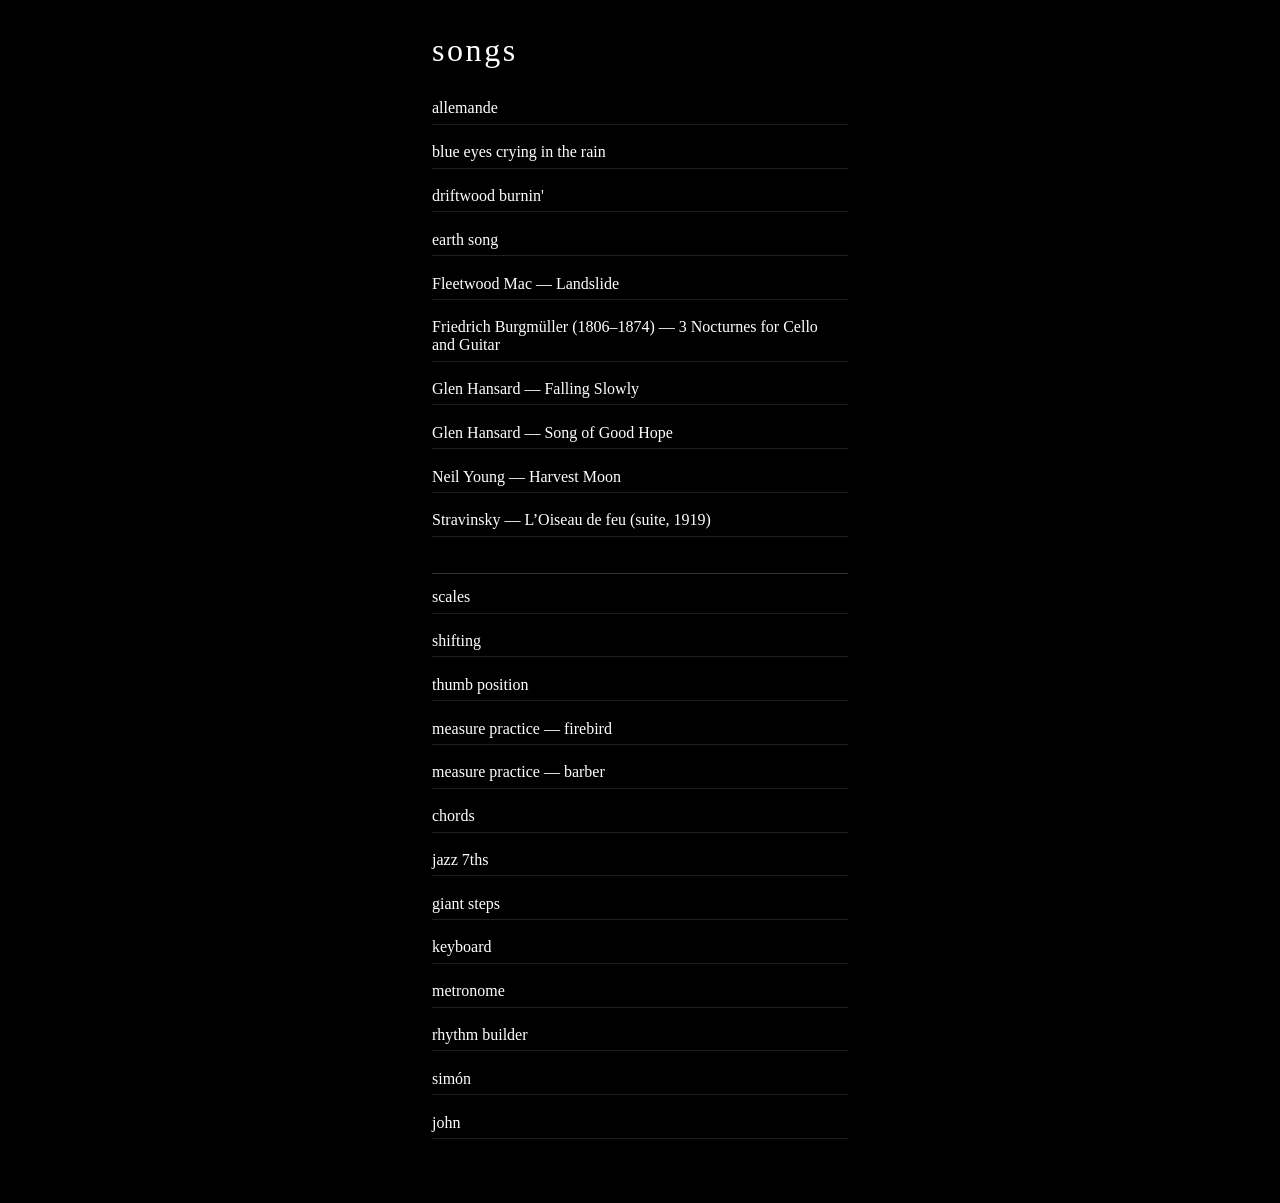
<file: index.html>
<!DOCTYPE html>
<html lang="en">
<head>
  <meta charset="UTF-8">
  <meta name="viewport" content="width=device-width, initial-scale=1.0">
  <meta name="color-scheme" content="dark">
  <title>songs</title>
  <style>
    body {
      margin: 0;
      padding: 2rem 1.5rem 4rem;
      font-family: "Cormorant Garamond", serif;
      background: #000;
      color: #fff;
      min-height: 100vh;
      display: flex;
      justify-content: center;
    }

    main {
      width: min(26rem, 100%);
    }

    h1 {
      margin: 0 0 1.5rem;
      font-size: 2rem;
      text-transform: lowercase;
      letter-spacing: 0.08em;
      font-weight: 500;
    }

    ul {
      list-style: none;
      padding: 0;
      margin: 0;
      display: grid;
      gap: 0.75rem;
    }

    a {
      color: inherit;
      text-decoration: none;
      padding: 0.4rem 0.5rem 0.4rem 0;
      display: block;
      border-bottom: 1px solid rgba(255, 255, 255, 0.12);
      transition: color 0.2s ease, border-color 0.2s ease;
    }

    a:hover,
    a:focus {
      color: #d8d8ff;
      border-color: rgba(216, 216, 255, 0.4);
    }

    .section-break {
      margin-top: 1.5rem;
      padding-top: 0.5rem;
      border-top: 1px solid rgba(255, 255, 255, 0.2);
    }
  </style>
</head>
<body>
  <main>
    <h1>songs</h1>
    <ul id="song-list"></ul>
  </main>

  <script>
    fetch('songs.json')
      .then(r => r.json())
      .then(data => {
        const list = document.getElementById('song-list');
        const songs = data.songs || {};

        // Song entries from songs.json, sorted alphabetically by title
        const entries = Object.entries(songs).sort((a, b) =>
          a[1].title.localeCompare(b[1].title)
        );

        entries.forEach(([slug, song]) => {
          const li = document.createElement('li');
          const a = document.createElement('a');
          a.href = 'song.html?s=' + encodeURIComponent(slug);
          a.textContent = song.title;
          li.appendChild(a);
          list.appendChild(li);
        });

        // Special pages
        const extras = [
          { href: 'scales.html', title: 'scales' },
          { href: 'shifting.html', title: 'shifting' },
          { href: 'thumb.html', title: 'thumb position' },
          { href: 'measure-practice.html', title: 'measure practice — firebird' },
          { href: 'barber.html', title: 'measure practice — barber' },
          { href: 'chords.html', title: 'chords' },
          { href: 'jazz7ths.html', title: 'jazz 7ths' },
          { href: 'giantsteps.html', title: 'giant steps' },
          { href: 'keyboard.html', title: 'keyboard' },
          { href: 'metronome.html', title: 'metronome' },
          { href: 'rhythm.html', title: 'rhythm builder' },
          { href: 'simone.html', title: 'simón' },
          { href: 'john.html', title: 'john' },
        ];

        extras.forEach((item, i) => {
          const li = document.createElement('li');
          if (i === 0) li.className = 'section-break';
          const a = document.createElement('a');
          a.href = item.href;
          a.textContent = item.title;
          li.appendChild(a);
          list.appendChild(li);
        });
      });
  </script>
</body>
</html>
</file>
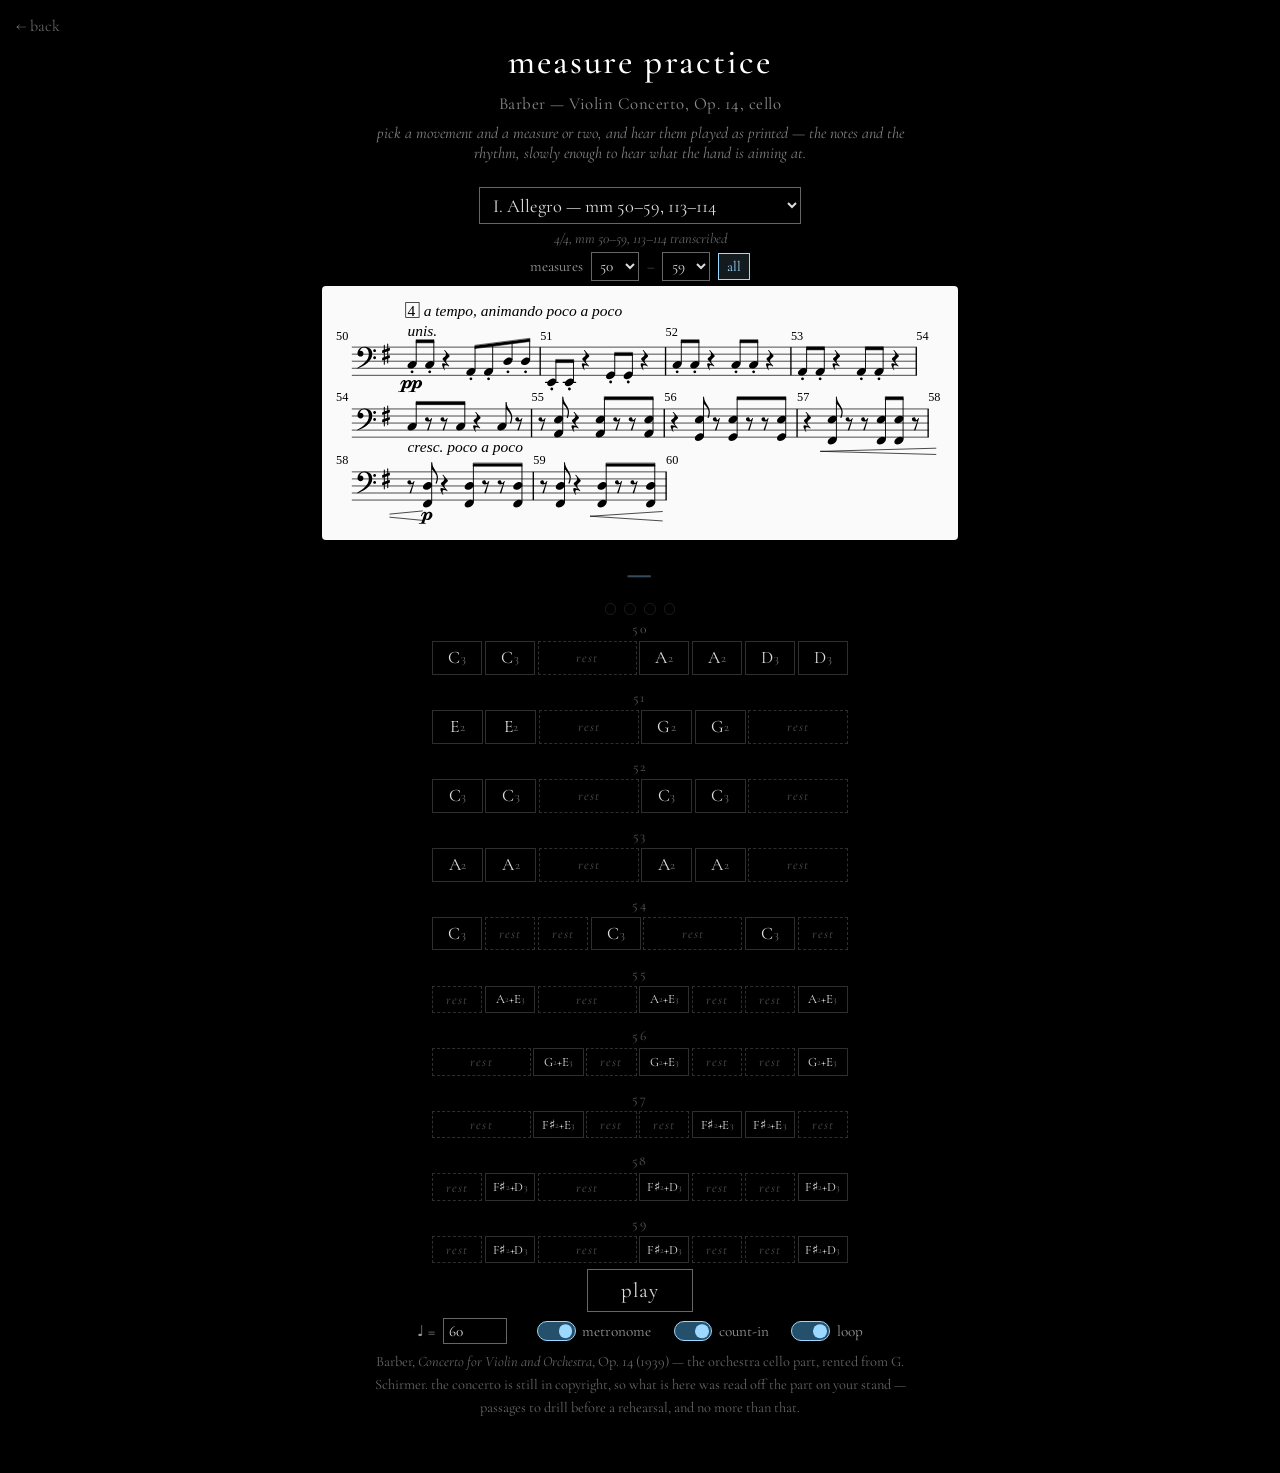
<file: barber.html>
<!DOCTYPE html>
<html lang="en">
<head>
  <meta charset="UTF-8" />
  <meta name="viewport" content="width=device-width, initial-scale=1.0" />
  <title>measure practice — barber</title>
  <link rel="preconnect" href="https://fonts.googleapis.com">
  <link rel="preconnect" href="https://fonts.gstatic.com" crossorigin>
  <link href="https://fonts.googleapis.com/css2?family=Cormorant+Garamond:ital,wght@0,300;0,400;0,500;0,600;1,300;1,400&display=swap" rel="stylesheet">
  <style>
    body {
      margin: 0;
      background: #000;
      color: #fff;
      font-family: "Cormorant Garamond", serif;
      min-height: 100vh;
      display: flex;
      flex-direction: column;
      align-items: center;
      gap: 1.5rem;
      padding: 2.5rem 1rem 4rem;
      box-sizing: border-box;
    }
    a { color: #9cd8ff; }
    .back {
      position: fixed;
      top: 1rem;
      left: 1rem;
      font-size: 1rem;
      color: #666;
      text-decoration: none;
    }
    .back:hover { color: #d8d8ff; }

    h1 {
      margin: 0;
      font-size: 2.2rem;
      font-weight: 500;
      letter-spacing: 0.06em;
      text-transform: lowercase;
    }
    .piece-title {
      margin: -0.9rem 0 -0.4rem;
      font-size: 1.05rem;
      letter-spacing: 0.03em;
      color: rgba(255, 255, 255, 0.55);
      text-align: center;
    }
    .hint {
      margin: -0.5rem 0 0;
      font-size: 1rem;
      color: rgba(255, 255, 255, 0.5);
      font-style: italic;
      text-align: center;
      max-width: 34rem;
    }

    /* --- which movement --- */
    .movement-pick {
      display: flex;
      flex-direction: column;
      align-items: center;
      gap: 0.35rem;
      width: min(38rem, 100%);
      margin-bottom: -0.6rem;
    }
    #movement {
      background: #000;
      border: 1px solid #666;
      color: #ddd;
      font-family: inherit;
      font-size: 1.15rem;
      padding: 0.3em 0.5em;
      max-width: 100%;
    }
    #movement:hover { border-color: #9cd8ff; }
    #movement-state {
      margin: 0;
      font-size: 0.9rem;
      font-style: italic;
      color: rgba(255, 255, 255, 0.4);
      text-align: center;
    }

    /* The engraved measures, on paper. Same light panel the song page uses for
       its scores — LilyPond draws in black, so it needs a light ground. */
    #score-wrapper {
      width: min(38rem, 100%);
      padding: 1rem 0.9rem;
      background: #fafafa;
      border-radius: 4px;
    }
    #score-frame { position: relative; }
    #score-wrapper img {
      width: 100%;
      height: auto;
      display: block;
    }
    /* The note being played, lit up in the engraving. The band is as wide as
       the note is long, like the chips below; `multiply` keeps the ink black
       and tints only the paper, so the notes stay readable under it. */
    #score-mark {
      position: absolute;
      background: #9cd8ff;
      mix-blend-mode: multiply;
      border-radius: 2px;
      pointer-events: none;
    }

    /* --- the count: which bar, which beat --- */
    /* Nine empty bars is the hard part of the Danse infernale's opening, and an
       empty bar looks exactly like the one before it. This is the page saying
       the count out loud. */
    #counter {
      display: flex;
      flex-direction: column;
      align-items: center;
      gap: 0.4rem;
      opacity: 0.35;
      transition: opacity 0.2s;
    }
    #counter.running { opacity: 1; }
    #count-bar {
      font-size: 3.2rem;
      line-height: 1;
      letter-spacing: 0.04em;
      color: #9cd8ff;
      font-variant-numeric: tabular-nums;
    }
    #count-beats { display: flex; gap: 0.5rem; }
    #count-beats .pip {
      width: 0.6rem;
      height: 0.6rem;
      border-radius: 50%;
      border: 1px solid rgba(255, 255, 255, 0.3);
      transition: background 0.08s, border-color 0.08s;
    }
    #count-beats .pip.on { background: #9cd8ff; border-color: #9cd8ff; }

    /* --- the note strip: one chip per note, lit as it sounds --- */
    #strip {
      display: flex;
      flex-wrap: wrap;
      justify-content: center;
      align-items: flex-start;
      gap: 0.9rem 1.4rem;
      width: min(56rem, 100%);
    }
    .measure {
      display: flex;
      flex-direction: column;
      align-items: center;
      gap: 0.25rem;
      /* A bar's worth of chips, or the screen — whichever is narrower. The
         chips divide this width in proportion to their note values, so the
         rhythm survives on a phone even though the row doesn't. */
      width: min(26rem, 100%);
    }
    .measure-no {
      font-size: 0.85rem;
      letter-spacing: 0.12em;
      color: rgba(255, 255, 255, 0.35);
    }
    /* One row of chips per measure. A chip's width is set by the script, in
       proportion to how long the note is, so a bar reads as its rhythm. */
    .measure-notes { display: flex; gap: 0.15rem; width: 100%; }
    .note {
      display: inline-flex;
      align-items: center;
      justify-content: center;
      padding: 0.3em 0;
      font-size: 1.1rem;
      white-space: nowrap;
      overflow: hidden;
      min-width: 0;
      box-sizing: border-box;
      border: 1px solid rgba(255, 255, 255, 0.18);
      color: #ddd;
      transition: background 0.1s, color 0.1s, border-color 0.1s;
    }
    .note.sounding { background: #9cd8ff; border-color: #9cd8ff; color: #06121c; }
    /* A rest is a note-length you count, so it keeps a chip of its own —
       named, because a rest glyph is the one character a phone font may not
       have, and a blank box would read as a bug. */
    .note.rest {
      color: rgba(255, 255, 255, 0.3);
      border-style: dashed;
      font-size: 0.85rem;
      font-style: italic;
      letter-spacing: 0.08em;
    }
    .note.rest.sounding { background: rgba(156, 216, 255, 0.15); color: rgba(255, 255, 255, 0.6); }
    /* A chord names every string it crosses, which is more than a chip's width
       wants; the engraving above carries the detail, so this just has to say
       "more than one note here". */
    .note.chord { font-size: 0.8rem; letter-spacing: -0.01em; }
    /* The octave rides small next to the letter: in the Danse infernale's
       opening the whole figure is one letter in two octaves, and the numbers
       are the only thing that shows it. */
    .note .oct { font-size: 0.72em; opacity: 0.5; margin-left: 0.04em; }
    .note.sounding .oct { opacity: 0.7; }

    /* Shown only when the page's scripts didn't run — a failed script fetch
       otherwise looks exactly like a practice tool that quietly does nothing. */
    #load-error {
      margin: 0;
      padding: 0.8rem 1rem;
      max-width: min(34rem, 100%);
      border: 1px solid rgba(232, 122, 122, 0.5);
      color: #e8a0a0;
      font-size: 1rem;
      text-align: center;
      line-height: 1.5;
    }
    #load-error a { color: #ffb066; }
    #load-error .detail {
      display: block;
      margin-top: 0.4rem;
      font-size: 0.8rem;
      color: rgba(232, 160, 160, 0.7);
      font-family: ui-monospace, monospace;
      word-break: break-word;
    }

    /* --- controls --- */
    .controls {
      display: flex;
      flex-wrap: wrap;
      align-items: center;
      justify-content: center;
      gap: 0.7rem 1.4rem;
      font-size: 0.95rem;
      color: rgba(255, 255, 255, 0.6);
      max-width: min(38rem, 100%);
    }
    .ctl { display: inline-flex; align-items: center; gap: 0.5em; }
    .ctl input[type="number"] {
      background: #000;
      border: 1px solid #666;
      color: #ddd;
      font-family: inherit;
      font-size: 0.95rem;
      padding: 0.2em 0.35em;
      width: 3.4em;
    }
    .ctl input[type="number"]:hover { border-color: #9cd8ff; }
    .ctl-hint { color: rgba(255, 255, 255, 0.35); font-style: italic; }

    button {
      background: none;
      border: 1px solid #666;
      color: #ddd;
      font-family: inherit;
      font-size: 1rem;
      padding: 0.35em 0.7em;
      cursor: pointer;
    }
    button:hover { border-color: #9cd8ff; color: #fff; }
    #play {
      font-size: 1.3rem;
      padding: 0.4em 1.6em;
      letter-spacing: 0.05em;
    }
    #play.playing { border-color: #9cd8ff; color: #9cd8ff; background: rgba(156, 216, 255, 0.12); }

    .ctl select {
      background: #000;
      border: 1px solid #666;
      color: #ddd;
      font-family: inherit;
      font-size: 0.95rem;
      padding: 0.2em 0.3em;
    }
    .ctl select:hover { border-color: #9cd8ff; }
    .ctl select:disabled, button:disabled {
      opacity: 0.35;
      cursor: default;
      border-color: #444;
    }
    button:disabled:hover { border-color: #444; color: #ddd; }
    .ctl .dash { color: rgba(255, 255, 255, 0.35); }
    #whole { font-size: 0.9rem; padding: 0.25em 0.55em; }
    #whole.on { border-color: #9cd8ff; color: #9cd8ff; background: rgba(156, 216, 255, 0.12); }

    .switch {
      display: inline-flex;
      align-items: center;
      gap: 0.45em;
      cursor: pointer;
      user-select: none;
    }
    .switch input { position: absolute; opacity: 0; width: 0; height: 0; }
    .switch .track {
      width: 2.4em;
      height: 1.2em;
      border: 1px solid #666;
      border-radius: 1em;
      position: relative;
      transition: background 0.15s, border-color 0.15s;
    }
    .switch .thumb {
      position: absolute;
      top: 50%;
      left: 0.15em;
      width: 0.9em;
      height: 0.9em;
      transform: translateY(-50%);
      background: #ddd;
      border-radius: 50%;
      transition: left 0.15s, background 0.15s;
    }
    .switch input:checked + .track { background: #24506b; border-color: #9cd8ff; }
    .switch input:checked + .track .thumb { left: calc(100% - 1.05em); background: #9cd8ff; }

    .source-note {
      margin: 0;
      font-size: 0.9rem;
      line-height: 1.6;
      color: rgba(255, 255, 255, 0.4);
      text-align: center;
      max-width: min(34rem, 100%);
    }
  </style>
</head>
<body>
  <a class="back" href="index.html">← back</a>

  <h1>measure practice</h1>
  <p id="piece-title" class="piece-title"></p>
  <p class="hint">
    pick a movement and a measure or two, and hear them played as printed —
    the notes and the rhythm, slowly enough to hear what the hand is aiming at.
  </p>

  <p id="load-error" hidden>
    this page didn't finish loading — its scripts never ran.
    <a id="load-error-reload" href="">reload</a> to fetch a fresh copy.
    <span class="detail" id="load-error-detail"></span>
  </p>

  <div class="movement-pick">
    <select id="movement" aria-label="movement"></select>
    <p id="movement-state"></p>
    <!-- Up here with the movement rather than down with the other controls: on
         a phone a long passage pushes everything below the strip off the
         screen, and the measures are the other half of what you're choosing. -->
    <div class="controls range-pick">
      <span class="ctl">
        measures
        <select id="from" aria-label="first measure"></select>
        <span class="dash">–</span>
        <select id="to" aria-label="last measure"></select>
        <button id="whole" type="button">all</button>
      </span>
    </div>

  <div id="score-wrapper">
    <div id="score-frame">
      <img id="score-img" alt="the measures being practised">
      <div id="score-mark" hidden></div>
    </div>
  </div>

  <div id="counter">
    <span id="count-bar">–</span>
    <span id="count-beats"></span>
  </div>

  <div id="strip"></div>

  <button id="play" type="button">play</button>

  <div class="controls">
    <label class="ctl">
      <span id="tempo-note">♩ =</span>
      <input id="tempo" type="number" min="20" max="200" step="1" value="60">
      <span id="tempo-target" class="ctl-hint"></span>
    </label>
    <label class="switch">
      <input id="metronome" type="checkbox" checked>
      <span class="track"><span class="thumb"></span></span>
      metronome
    </label>
    <label class="switch">
      <input id="count-in" type="checkbox" checked>
      <span class="track"><span class="thumb"></span></span>
      count-in
    </label>
    <label class="switch">
      <input id="loop" type="checkbox" checked>
      <span class="track"><span class="thumb"></span></span>
      loop
    </label>
  </div>

  <p class="source-note" id="source-note"></p>

  <script>
    // Watch the scripts below. A phone has no console, so a script that fails
    // to fetch (flaky connection, a stale or negative cache entry) leaves a
    // page that looks fine and does nothing, with no way to tell why. Listen in
    // the capture phase — resource load failures don't bubble — and report on
    // the page if measure-practice.js never reached its last line.
    window.__measureProblems = [];
    addEventListener('error', (e) => {
      const src = e.target && e.target.src;
      window.__measureProblems.push(src ? 'could not load ' + src.split('/').pop() : (e.message || 'script error'));
    }, true);
    addEventListener('load', () => {
      if (window.__measureReady) return;
      const box = document.getElementById('load-error');
      const detail = document.getElementById('load-error-detail');
      const again = document.getElementById('load-error-reload');
      // A unique query is the one reload a cache can't answer from its own copy.
      if (again) again.href = location.pathname + '?r=' + Date.now();
      if (detail) detail.textContent = window.__measureProblems.join('; ');
      if (box) box.hidden = false;
    });
  </script>

  <!-- Versioned so a cached script can never pair with newer markup. GitHub
       Pages serves both with the same short max-age, so a reload can pick up
       fresh HTML while reusing a stale script from cache — which is fatal the
       moment the two disagree about what controls exist. Bump ?v= whenever
       either file changes in a way the other depends on. -->
  <script src="audio.js?v=6"></script>
  <script src="practice.js?v=5"></script>
  <script src="barber-practice.js?v=6"></script>
</body>
</html>
</file>
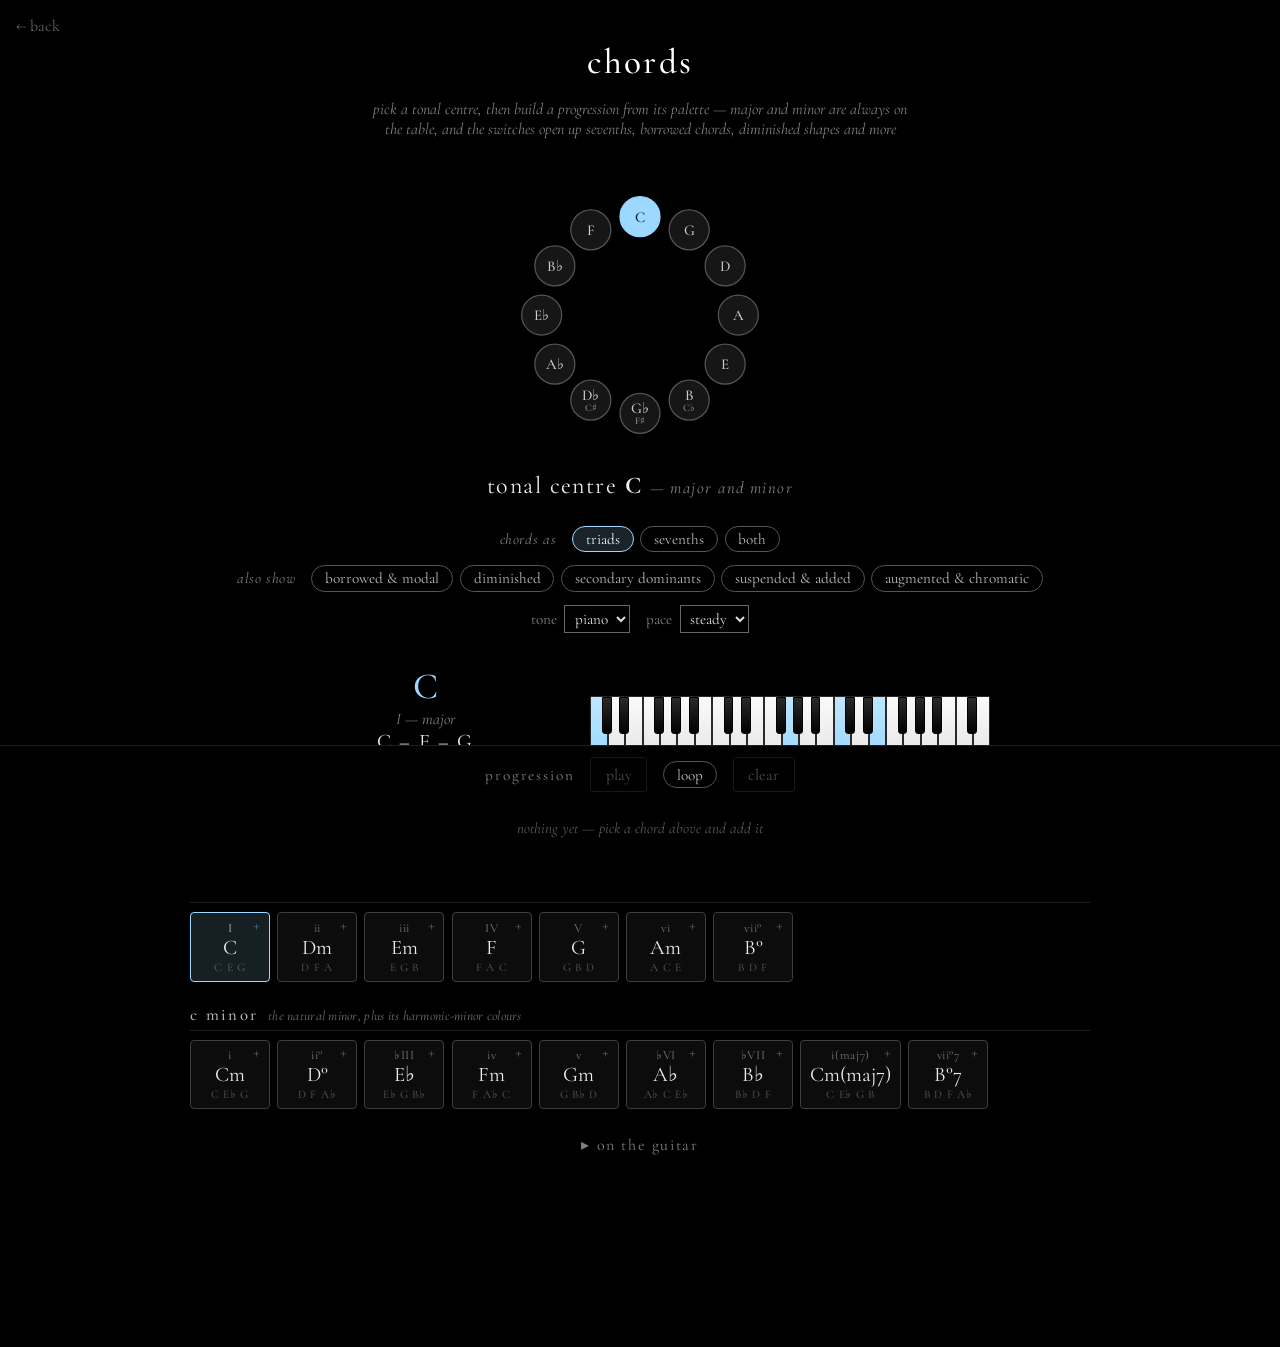
<file: chords.html>
<!DOCTYPE html>
<html lang="en">
<head>
  <meta charset="UTF-8" />
  <meta name="viewport" content="width=device-width, initial-scale=1.0" />
  <meta name="color-scheme" content="dark" />
  <title>chords</title>
  <link rel="preconnect" href="https://fonts.googleapis.com">
  <link rel="preconnect" href="https://fonts.gstatic.com" crossorigin>
  <link href="https://fonts.googleapis.com/css2?family=Cormorant+Garamond:ital,wght@0,300;0,400;0,500;0,600;1,300;1,400&display=swap" rel="stylesheet">
  <style>
    :root {
      --accent: #9cd8ff;
      --line: rgba(255, 255, 255, 0.12);
      --dim: rgba(255, 255, 255, 0.5);
    }
    body {
      margin: 0;
      background: #000;
      color: #fff;
      font-family: "Cormorant Garamond", serif;
      min-height: 100vh;
      display: flex;
      flex-direction: column;
      align-items: center;
      gap: 1.6rem;
      padding: 2.5rem 1rem 12rem;
      box-sizing: border-box;
    }
    a { color: var(--accent); }
    .back {
      position: fixed;
      top: 1rem;
      left: 1rem;
      font-size: 1rem;
      color: #666;
      text-decoration: none;
      z-index: 30;
    }
    .back:hover { color: #d8d8ff; }

    h1 {
      margin: 0;
      font-size: 2.2rem;
      font-weight: 500;
      letter-spacing: 0.06em;
      text-transform: lowercase;
    }
    .hint {
      margin: -0.6rem 0 0;
      font-size: 1rem;
      color: var(--dim);
      font-style: italic;
      text-align: center;
      max-width: 34rem;
    }
    section { width: min(900px, 96vw); }

    /* --- tonal centre (circle of fifths) --- */
    .key-picker {
      display: flex;
      flex-direction: column;
      align-items: center;
      gap: 0.4rem;
    }
    #circle { width: min(300px, 78vw); height: auto; }
    .node circle {
      fill: #161616;
      stroke: #555;
      stroke-width: 1.5;
      transition: fill 0.15s, stroke 0.15s;
    }
    .node text { fill: #cfcfcf; font-size: 18px; font-weight: 500; pointer-events: none; }
    .node { cursor: pointer; }
    .node:hover circle { stroke: var(--accent); }
    .node:focus { outline: none; }
    .node:focus-visible circle { stroke: var(--accent); stroke-width: 2.5; }
    .node .alt { font-size: 12px; fill: rgba(255, 255, 255, 0.55); }
    .node.selected circle { fill: var(--accent); stroke: var(--accent); }
    .node.selected text { fill: #06121c; }
    .key-name {
      font-size: 1.5rem;
      letter-spacing: 0.06em;
      color: #eee;
    }
    .key-name em { font-style: italic; color: var(--dim); font-size: 1.05rem; }

    /* --- controls --- */
    .controls {
      display: flex;
      flex-direction: column;
      align-items: center;
      gap: 0.8rem;
    }
    .control-row {
      display: flex;
      flex-wrap: wrap;
      align-items: center;
      justify-content: center;
      gap: 0.5rem 1rem;
      font-size: 0.95rem;
      color: var(--dim);
    }
    .control-label {
      font-style: italic;
      letter-spacing: 0.04em;
    }
    .pills { display: flex; flex-wrap: wrap; justify-content: center; gap: 0.4rem; }
    .pill {
      display: inline-flex;
      align-items: center;
      border: 1px solid #555;
      border-radius: 999px;
      padding: 0.22em 0.85em;
      color: #bbb;
      font-size: 0.95rem;
      cursor: pointer;
      user-select: none;
      transition: border-color 0.15s, color 0.15s, background 0.15s;
    }
    .pill input { position: absolute; opacity: 0; width: 0; height: 0; }
    .pill:hover { border-color: var(--accent); color: #fff; }
    .pill:focus-within { border-color: var(--accent); }
    .pill.on { border-color: var(--accent); background: rgba(156, 216, 255, 0.16); color: #eaf6ff; }
    .ctl { display: inline-flex; align-items: center; gap: 0.5em; }
    select {
      background: #000;
      border: 1px solid #666;
      color: #ddd;
      font-family: inherit;
      font-size: 0.95rem;
      padding: 0.2em 0.35em;
    }
    select:hover { border-color: var(--accent); }

    /* --- chord palette --- */
    .palette { display: flex; flex-direction: column; gap: 1.4rem; padding-top: 0.4rem; }
    .group-title {
      display: flex;
      align-items: baseline;
      gap: 0.6rem;
      margin: 0 0 0.55rem;
      padding-bottom: 0.3rem;
      border-bottom: 1px solid var(--line);
      font-size: 1.05rem;
      font-weight: 500;
      letter-spacing: 0.14em;
      text-transform: lowercase;
      color: rgba(255, 255, 255, 0.72);
    }
    .group-title span {
      font-size: 0.85rem;
      letter-spacing: 0.02em;
      text-transform: none;
      font-style: italic;
      color: rgba(255, 255, 255, 0.38);
    }
    .chips { display: flex; flex-wrap: wrap; gap: 0.45rem; }
    .chip {
      position: relative;
      min-width: 5rem;
      box-sizing: border-box;
      padding: 0.4rem 0.55rem 0.45rem;
      border: 1px solid #3d3d3d;
      border-radius: 4px;
      background: #0c0c0c;
      text-align: center;
      cursor: pointer;
      transition: border-color 0.15s, background 0.15s;
    }
    .chip:hover { border-color: var(--accent); }
    .chip:focus-visible { outline: 1px solid var(--accent); outline-offset: 2px; }
    .chip.selected { border-color: var(--accent); background: rgba(156, 216, 255, 0.14); }
    .chip .rn {
      font-size: 0.78rem;
      letter-spacing: 0.05em;
      color: rgba(255, 255, 255, 0.45);
    }
    .chip.selected .rn { color: rgba(255, 255, 255, 0.7); }
    .chip .sym {
      font-size: 1.3rem;
      line-height: 1.15;
      color: #eee;
    }
    .chip .tones {
      font-size: 0.72rem;
      letter-spacing: 0.06em;
      color: rgba(255, 255, 255, 0.32);
    }
    .chip .add {
      position: absolute;
      top: 1px;
      right: 3px;
      border: none;
      background: none;
      color: var(--accent);
      opacity: 0.4;
      font-family: inherit;
      font-size: 1.05rem;
      line-height: 1;
      padding: 0.15em 0.35em;
      cursor: pointer;
    }
    .chip .add:hover { opacity: 1; }

    /* --- selected chord --- */
    /* the selected chord — sticks to the top so it stays in view while you
       scroll the palette */
    .detail {
      position: sticky;
      top: 0;
      z-index: 15;
      display: flex;
      flex-wrap: wrap;
      align-items: center;
      justify-content: center;
      gap: 0.6rem 1.8rem;
      padding: 0.5rem 0 0.7rem;
      background: #000;
      border-bottom: 1px solid var(--line);
    }
    .detail-text { text-align: center; width: 17rem; }
    .chord-name {
      font-size: 2.3rem;
      font-weight: 500;
      letter-spacing: 0.03em;
      color: var(--accent);
      line-height: 1.15;
    }
    .chord-quality { font-size: 1rem; font-style: italic; color: var(--dim); }
    .chord-notes { font-size: 1.3rem; letter-spacing: 0.08em; color: #eee; }
    .chord-role {
      font-size: 0.9rem;
      font-style: italic;
      color: rgba(255, 255, 255, 0.38);
      min-height: 2.4em;
      line-height: 1.2;
    }

    /* mini keyboard */
    .mini-kbd {
      display: flex;
      align-items: flex-start;
      height: 62px;
      width: min(400px, 92vw);
    }
    .mini-key { position: relative; box-sizing: border-box; }
    .mini-key.white {
      flex: 1 1 0;
      min-width: 0;
      height: 100%;
      background: linear-gradient(#fafafa, #e6e6e6);
      border: 1px solid #2a2a2a;
      border-radius: 0 0 3px 3px;
    }
    .mini-key.black {
      position: absolute;
      top: 0;
      right: -32%;
      width: 64%;
      height: 62%;
      background: linear-gradient(#2a2a2a, #000);
      border: 1px solid #000;
      border-radius: 0 0 3px 3px;
      z-index: 2;
    }
    .mini-key.white.on { background: linear-gradient(#bfe6ff, #9cd8ff); }
    .mini-key.black.on { background: linear-gradient(#6fb4d6, #2f6f8f); }
    @media (max-width: 600px) {
      .detail { gap: 0.25rem 1rem; padding: 0.35rem 0 0.55rem; }
      .detail-text { width: min(20rem, 92vw); }
      .chord-name { font-size: 1.9rem; }
      .chord-notes { font-size: 1.1rem; }
      .chord-role {
        min-height: 0;
        font-size: 0.85rem;
        white-space: nowrap;
        overflow: hidden;
        text-overflow: ellipsis;
      }
      .mini-kbd { height: 42px; }
      .detail-buttons button { font-size: 0.92rem; padding: 0.3em 0.7em; }
      .group-title { flex-wrap: wrap; }
      .group-title span { flex-basis: 100%; }
    }

    button {
      background: none;
      border: 1px solid #666;
      color: #ddd;
      font-family: inherit;
      font-size: 1rem;
      padding: 0.4em 0.9em;
      cursor: pointer;
      border-radius: 3px;
    }
    button:hover { border-color: var(--accent); color: #fff; }
    button.playing { border-color: var(--accent); color: var(--accent); background: rgba(156, 216, 255, 0.12); }
    button.primary { border-color: var(--accent); color: var(--accent); }
    button.primary:hover { background: rgba(156, 216, 255, 0.16); }
    button:disabled { opacity: 0.35; cursor: default; border-color: #444; }
    button:disabled:hover { color: #ddd; border-color: #444; background: none; }
    .detail-buttons {
      display: flex;
      flex-wrap: wrap;
      justify-content: center;
      gap: 0.6rem;
    }

    /* --- guitar (collapsed by default) --- */
    .guitar { width: min(900px, 96vw); }
    .guitar summary {
      cursor: pointer;
      font-size: 1rem;
      letter-spacing: 0.1em;
      text-transform: lowercase;
      color: rgba(255, 255, 255, 0.5);
      list-style: none;
      text-align: center;
    }
    .guitar summary::-webkit-details-marker { display: none; }
    .guitar summary::before { content: '▸ '; }
    .guitar[open] summary::before { content: '▾ '; }
    .guitar-body {
      display: flex;
      flex-direction: column;
      align-items: center;
      gap: 0.7rem;
      padding-top: 0.9rem;
    }
    .voicing-tabs { display: flex; flex-wrap: wrap; justify-content: center; gap: 0.4rem; }
    .voicing-tab {
      border: 1px solid #666;
      color: #bbb;
      background: none;
      font-family: inherit;
      font-size: 0.9rem;
      padding: 0.2em 0.7em;
      border-radius: 2px;
      cursor: pointer;
    }
    .voicing-tab:hover { border-color: var(--accent); color: #fff; }
    .voicing-tab.active { border-color: var(--accent); color: #06121c; background: var(--accent); }
    .fretboard { width: 132px; height: auto; }
    .guitar-caption {
      font-size: 1rem;
      letter-spacing: 0.22em;
      color: #ddd;
      font-variant-numeric: tabular-nums;
      min-height: 1.2em;
    }

    /* --- progression (pinned to the bottom of the page) --- */
    .progression {
      position: fixed;
      left: 0;
      right: 0;
      bottom: 0;
      width: 100%;
      box-sizing: border-box;
      padding: 0.7rem 1rem 0.9rem;
      background: #000;
      border-top: 1px solid var(--line);
      display: flex;
      flex-direction: column;
      align-items: center;
      gap: 0.55rem;
      z-index: 20;
    }
    .prog-head {
      display: flex;
      flex-wrap: wrap;
      align-items: center;
      justify-content: center;
      gap: 0.4rem 1rem;
      font-size: 0.95rem;
      color: var(--dim);
    }
    .prog-title { letter-spacing: 0.12em; text-transform: lowercase; }
    .prog-cards {
      display: flex;
      flex-wrap: nowrap;
      overflow-x: auto;
      gap: 0.4rem;
      width: min(900px, 96vw);
      justify-content: flex-start;
      padding-bottom: 0.2rem;
      min-height: 3.4rem;
      scrollbar-width: thin;
    }
    .prog-empty {
      font-style: italic;
      color: rgba(255, 255, 255, 0.35);
      font-size: 0.95rem;
      align-self: center;
      margin: 0 auto;
    }
    .prog-card {
      position: relative;
      flex: 0 0 auto;
      min-width: 4.4rem;
      padding: 0.25rem 0.5rem 0.3rem;
      border: 1px solid #3d3d3d;
      border-radius: 4px;
      background: #0c0c0c;
      text-align: center;
      cursor: pointer;
    }
    .prog-card:hover { border-color: var(--accent); }
    .prog-card.sounding { border-color: var(--accent); background: rgba(156, 216, 255, 0.25); }
    .prog-card .rn { font-size: 0.72rem; color: rgba(255, 255, 255, 0.45); }
    .prog-card .sym { font-size: 1.1rem; color: #eee; line-height: 1.15; }
    .prog-card .card-tools {
      display: flex;
      justify-content: center;
      gap: 0.1rem;
      margin-top: 0.1rem;
    }
    .prog-card .card-tools button {
      border: none;
      background: none;
      color: rgba(255, 255, 255, 0.4);
      font-family: inherit;
      font-size: 0.8rem;
      line-height: 1;
      padding: 0.1em 0.25em;
      cursor: pointer;
    }
    .prog-card .card-tools button:hover { color: var(--accent); }
    .prog-roman {
      font-size: 0.95rem;
      letter-spacing: 0.08em;
      color: rgba(255, 255, 255, 0.45);
      text-align: center;
      min-height: 1.2em;
    }
    @media (max-width: 600px) {
      body { padding-bottom: 13rem; }
      .prog-cards { justify-content: flex-start; }
    }
  </style>
</head>
<body>
  <a class="back" href="index.html">← back</a>

  <h1>chords</h1>
  <p class="hint">pick a tonal centre, then build a progression from its palette — major and minor are
    always on the table, and the switches open up sevenths, borrowed chords, diminished shapes and more</p>

  <section class="key-picker">
    <svg id="circle" viewBox="0 0 360 360" aria-label="circle of fifths — tonal centre"></svg>
    <div class="key-name" id="key-name">&nbsp;</div>
  </section>

  <section class="controls">
    <div class="control-row" role="radiogroup" aria-label="chord size">
      <span class="control-label">chords as</span>
      <div class="pills" id="size-pills"></div>
    </div>
    <div class="control-row">
      <span class="control-label">also show</span>
      <div class="pills" id="group-pills"></div>
    </div>
    <div class="control-row">
      <label class="ctl">
        tone
        <select id="tone">
          <option value="piano" selected>piano</option>
          <option value="cello">cello</option>
        </select>
      </label>
      <label class="ctl">
        pace
        <select id="pace">
          <option value="1800">slow</option>
          <option value="1300" selected>steady</option>
          <option value="900">brisk</option>
        </select>
      </label>
    </div>
  </section>

  <section class="detail">
    <div class="detail-text">
      <div class="chord-name" id="chord-name">&nbsp;</div>
      <div class="chord-quality" id="chord-quality">&nbsp;</div>
      <div class="chord-notes" id="chord-notes">&nbsp;</div>
      <div class="chord-role" id="chord-role">&nbsp;</div>
    </div>
    <div class="mini-kbd" id="mini-kbd" aria-label="the selected chord on the keyboard"></div>
    <div class="detail-buttons">
      <button id="play-block" type="button">play</button>
      <button id="play-arp" type="button">arpeggiate</button>
      <button id="add-chord" class="primary" type="button">add chord to progression</button>
    </div>
  </section>

  <section class="palette" id="palette"></section>

  <details class="guitar">
    <summary>on the guitar</summary>
    <div class="guitar-body">
      <div class="voicing-tabs" id="voicing-tabs" role="tablist" aria-label="guitar voicings"></div>
      <svg id="fretboard" class="fretboard" viewBox="0 0 116 142" aria-label="the selected chord on the guitar"></svg>
      <div class="guitar-caption" id="guitar-caption">&nbsp;</div>
      <button id="strum" type="button">strum</button>
    </div>
  </details>

  <section class="progression" aria-label="progression">
    <div class="prog-head">
      <span class="prog-title">progression</span>
      <button id="prog-play" type="button">play</button>
      <label class="pill" id="loop-pill">
        <input id="prog-loop" type="checkbox"> loop
      </label>
      <button id="prog-clear" type="button">clear</button>
    </div>
    <div class="prog-cards" id="prog-cards"></div>
    <div class="prog-roman" id="prog-roman">&nbsp;</div>
  </section>

  <script src="audio.js?v=6"></script>
  <script src="chords.js"></script>
</body>
</html>
</file>
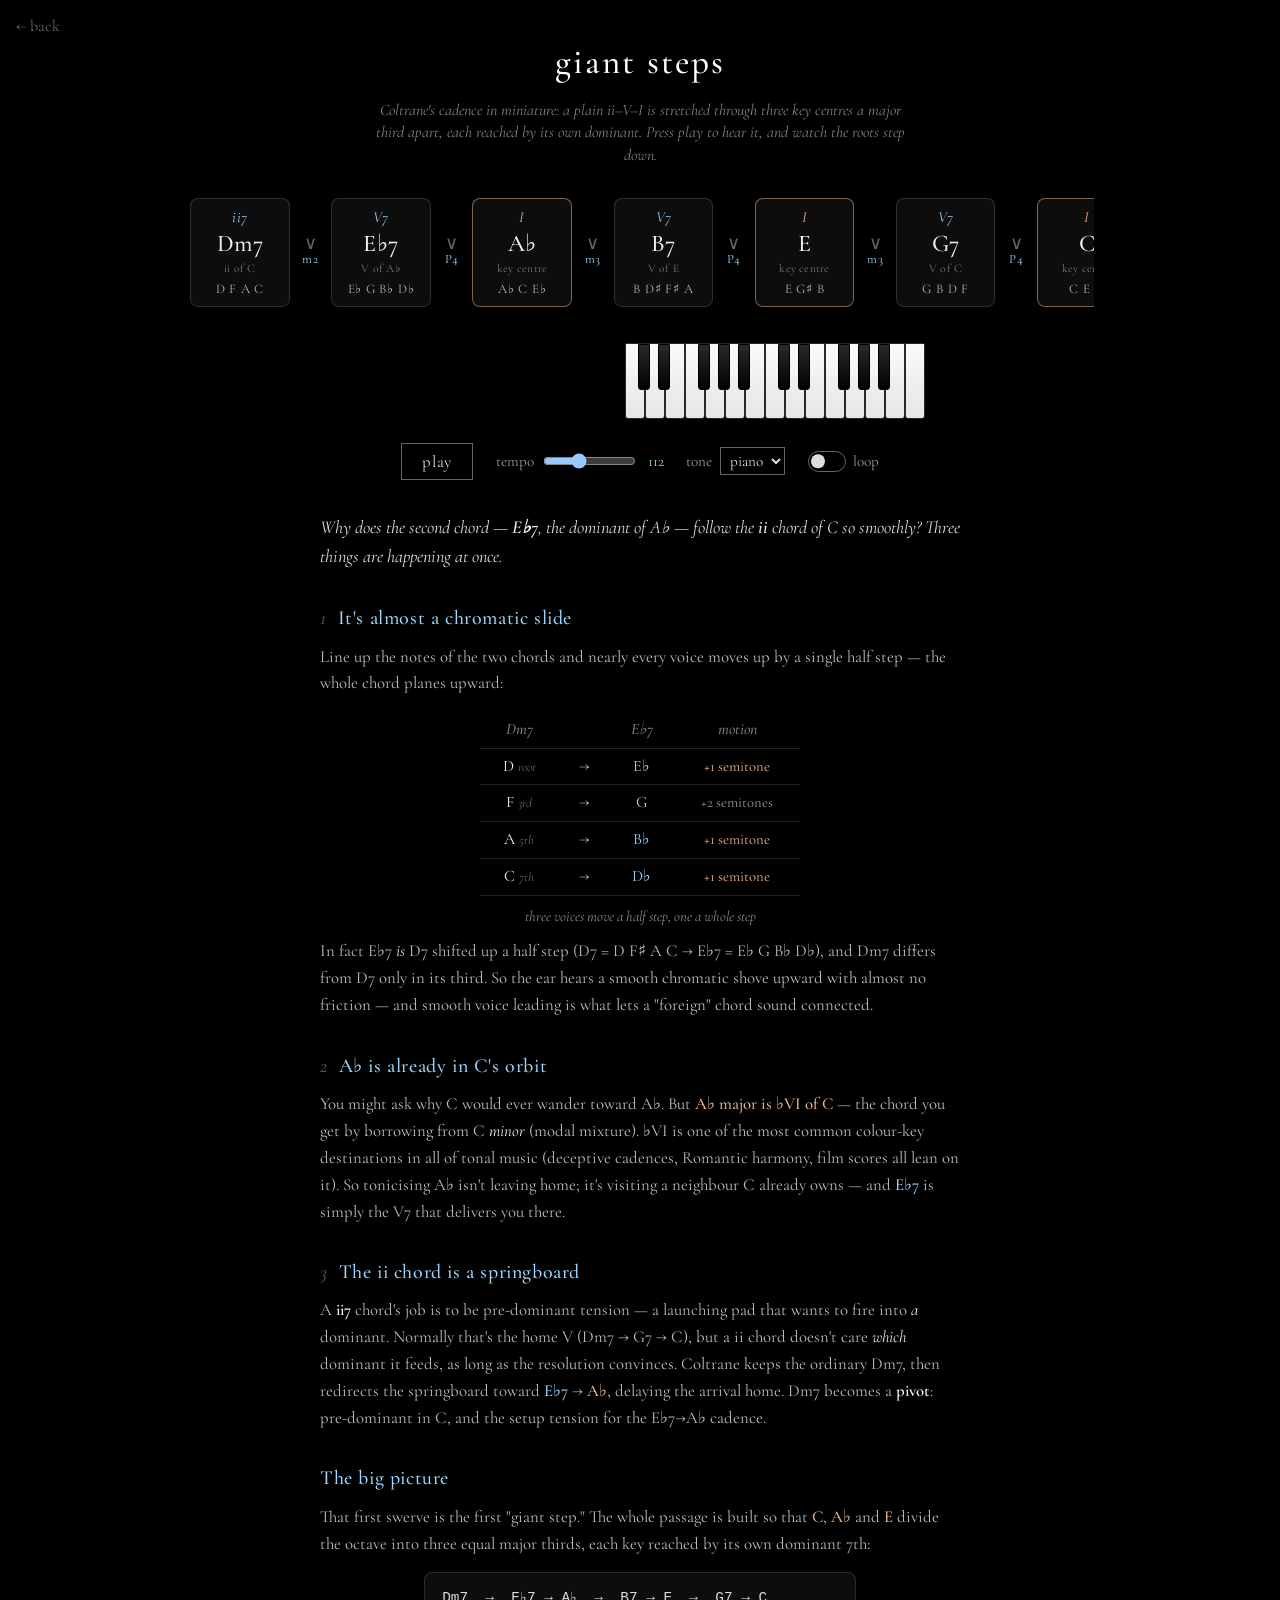
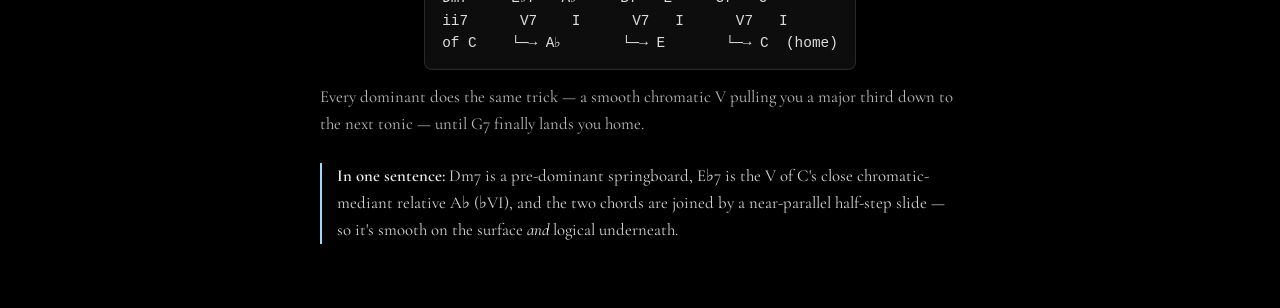
<file: giantsteps.html>
<!DOCTYPE html>
<html lang="en">
<head>
  <meta charset="UTF-8" />
  <meta name="viewport" content="width=device-width, initial-scale=1.0" />
  <meta name="color-scheme" content="dark" />
  <title>giant steps</title>
  <link rel="preconnect" href="https://fonts.googleapis.com">
  <link rel="preconnect" href="https://fonts.gstatic.com" crossorigin>
  <link href="https://fonts.googleapis.com/css2?family=Cormorant+Garamond:ital,wght@0,300;0,400;0,500;0,600;1,300;1,400&display=swap" rel="stylesheet">
  <style>
    body {
      margin: 0;
      background: #000;
      color: #fff;
      font-family: "Cormorant Garamond", serif;
      min-height: 100vh;
      display: flex;
      flex-direction: column;
      align-items: center;
      gap: 1.5rem;
      padding: 2.5rem 1rem 4rem;
      box-sizing: border-box;
    }
    a { color: #9cd8ff; }
    .back {
      position: fixed;
      top: 1rem;
      left: 1rem;
      font-size: 1rem;
      color: #666;
      text-decoration: none;
      z-index: 5;
    }
    .back:hover { color: #d8d8ff; }

    h1 {
      margin: 0;
      font-size: 2.2rem;
      font-weight: 500;
      letter-spacing: 0.06em;
      text-transform: lowercase;
    }
    .hint {
      margin: -0.5rem 0 0;
      font-size: 1rem;
      color: rgba(255, 255, 255, 0.5);
      font-style: italic;
      text-align: center;
      max-width: 34rem;
      line-height: 1.4;
    }

    /* --- progression strip --------------------------------------------------
       A horizontal row of chord cards with a root-motion interval wedge between
       each pair, mirroring the textbook figure. Scrolls sideways on narrow
       screens rather than wrapping, so the reading order (left → right) and the
       interval arrows stay intact. */
    .strip-wrap {
      width: 100%;
      max-width: 900px;
      overflow-x: auto;
      overflow-y: hidden;
      padding: 0.5rem 0.25rem 0.75rem;
      -webkit-overflow-scrolling: touch;
    }
    .strip {
      display: flex;
      align-items: stretch;
      justify-content: center;
      gap: 0;
      min-width: min-content;
      margin: 0 auto;
    }
    .chord {
      flex: 0 0 auto;
      display: flex;
      flex-direction: column;
      align-items: center;
      justify-content: flex-start;
      gap: 0.35rem;
      width: 5.4rem;
      padding: 0.55rem 0.35rem;
      border: 1px solid rgba(255, 255, 255, 0.14);
      border-radius: 8px;
      background: #0d0d0d;
      cursor: pointer;
      transition: border-color 0.15s, background 0.15s, box-shadow 0.15s;
      text-align: center;
    }
    .chord:hover { border-color: #9cd8ff; }
    .chord.active {
      border-color: #9cd8ff;
      background: rgba(156, 216, 255, 0.12);
      box-shadow: 0 0 0 1px #9cd8ff;
    }
    /* Tonic chords (the three key centres a major 3rd apart) glow warm so the
       "giant steps" between them are visible at a glance. */
    .chord.tonic { border-color: rgba(240, 180, 138, 0.5); }
    .chord.tonic:hover { border-color: #f0b48a; }
    .chord.tonic.active {
      border-color: #f0b48a;
      background: rgba(240, 180, 138, 0.14);
      box-shadow: 0 0 0 1px #f0b48a;
    }

    .roman {
      font-size: 0.95rem;
      font-style: italic;
      min-height: 1.2em;
      color: #9cd8ff;
      letter-spacing: 0.02em;
    }
    .chord.tonic .roman { color: #f0b48a; }
    .sym {
      font-size: 1.5rem;
      font-weight: 500;
      letter-spacing: 0.02em;
      color: #f2f2f2;
      line-height: 1;
    }
    .func {
      font-size: 0.72rem;
      color: rgba(255, 255, 255, 0.45);
      min-height: 1em;
      letter-spacing: 0.02em;
    }
    .notes {
      font-size: 0.82rem;
      color: rgba(255, 255, 255, 0.7);
      letter-spacing: 0.06em;
      line-height: 1.25;
    }

    /* Root-motion wedge between two cards: a small "∨" over the interval name,
       echoing the arrows in the figure. */
    .link {
      flex: 0 0 auto;
      align-self: center;
      display: flex;
      flex-direction: column;
      align-items: center;
      gap: 0.1rem;
      width: 2.6rem;
      color: rgba(255, 255, 255, 0.4);
      pointer-events: none;
    }
    .link .wedge { font-size: 1.1rem; line-height: 0.6; }
    .link .iv { font-size: 0.8rem; letter-spacing: 0.03em; color: #9cd8ff; }

    /* --- mini keyboard (lights up with the sounding chord) --- */
    .mini-kbd {
      display: flex;
      align-items: flex-start;
      height: 76px;
      margin: 0 auto;
    }
    .mini-key { position: relative; box-sizing: border-box; }
    .mini-key.white {
      flex: 0 0 20px;
      height: 100%;
      background: linear-gradient(#fafafa, #e6e6e6);
      border: 1px solid #2a2a2a;
      border-radius: 0 0 3px 3px;
    }
    .mini-key.black {
      position: absolute;
      top: 0;
      right: -32%;
      width: 64%;
      height: 62%;
      background: linear-gradient(#2a2a2a, #000);
      border: 1px solid #000;
      border-radius: 0 0 3px 3px;
      z-index: 2;
    }
    .mini-key.white.on { background: linear-gradient(#bfe6ff, #9cd8ff); }
    .mini-key.black.on { background: linear-gradient(#6fb4d6, #2f6f8f); }
    @media (max-width: 600px) {
      .mini-kbd { height: 60px; }
      .mini-key.white { flex: 0 0 15px; }
    }

    /* --- controls --- */
    .controls {
      display: flex;
      flex-wrap: wrap;
      align-items: center;
      justify-content: center;
      gap: 0.7rem 1.4rem;
      font-size: 0.95rem;
      color: rgba(255, 255, 255, 0.6);
    }
    .ctl { display: inline-flex; align-items: center; gap: 0.5em; }
    .ctl-val { min-width: 2.5ch; color: #9cd8ff; text-align: right; }
    .ctl input[type="range"] { width: 7em; }
    .ctl select {
      background: #000;
      border: 1px solid #666;
      color: #ddd;
      font-family: inherit;
      font-size: 0.95rem;
      padding: 0.2em 0.35em;
    }
    .ctl select:hover { border-color: #9cd8ff; }

    button {
      background: none;
      border: 1px solid #666;
      color: #ddd;
      font-family: inherit;
      font-size: 1.05rem;
      padding: 0.4em 1.2em;
      cursor: pointer;
      letter-spacing: 0.04em;
    }
    button:hover { border-color: #9cd8ff; color: #fff; }
    #play.playing { border-color: #9cd8ff; color: #9cd8ff; background: rgba(156, 216, 255, 0.12); }

    .switch {
      display: inline-flex;
      align-items: center;
      gap: 0.45em;
      cursor: pointer;
      user-select: none;
    }
    .switch input { position: absolute; opacity: 0; width: 0; height: 0; }
    .switch .track {
      width: 2.4em;
      height: 1.2em;
      border: 1px solid #666;
      border-radius: 1em;
      position: relative;
      transition: background 0.15s, border-color 0.15s;
    }
    .switch .thumb {
      position: absolute;
      top: 50%;
      left: 0.15em;
      width: 0.9em;
      height: 0.9em;
      transform: translateY(-50%);
      background: #ddd;
      border-radius: 50%;
      transition: left 0.15s, background 0.15s;
    }
    .switch input:checked + .track { background: #2f6f8f; border-color: #9cd8ff; }
    .switch input:checked + .track .thumb { left: calc(100% - 1.05em); background: #9cd8ff; }

    /* --- explainer --- */
    .explain {
      max-width: 40rem;
      width: 100%;
      font-size: 1.05rem;
      line-height: 1.6;
      color: rgba(255, 255, 255, 0.74);
      text-align: left;
    }
    .explain h2 {
      font-size: 1.25rem;
      font-weight: 500;
      letter-spacing: 0.03em;
      color: #9cd8ff;
      margin: 1.9rem 0 0.5rem;
    }
    .explain h2 .num {
      color: rgba(255, 255, 255, 0.32);
      margin-right: 0.55em;
      font-style: italic;
    }
    .explain p { margin: 0.6rem 0; }
    .explain em { color: rgba(255, 255, 255, 0.92); font-style: italic; }
    .explain strong { color: #f0f0f0; font-weight: 600; }
    .explain .tonic-name { color: #f0b48a; font-weight: 500; }
    .explain .dom-name { color: #9cd8ff; font-weight: 500; }
    .explain .lede {
      font-size: 1.14rem;
      color: rgba(255, 255, 255, 0.86);
      font-style: italic;
    }
    .explain .kicker {
      border-left: 2px solid #9cd8ff;
      padding-left: 0.95rem;
      margin: 1.6rem 0 0;
      color: rgba(255, 255, 255, 0.84);
    }

    /* voice-leading table: the four voices of Dm7 sliding into E♭7 */
    .vl-wrap { overflow-x: auto; margin: 0.9rem 0 0.3rem; }
    table.vl {
      border-collapse: collapse;
      font-size: 1rem;
      margin: 0 auto;
      min-width: 20rem;
    }
    table.vl th, table.vl td {
      padding: 0.32rem 1rem;
      text-align: center;
      border-bottom: 1px solid rgba(255, 255, 255, 0.12);
      white-space: nowrap;
    }
    table.vl th {
      color: rgba(255, 255, 255, 0.5);
      font-weight: 500;
      font-style: italic;
    }
    table.vl .from { color: #eee; }
    table.vl .to { color: #9cd8ff; }
    table.vl .deg { color: rgba(255, 255, 255, 0.4); font-size: 0.82rem; font-style: italic; }
    table.vl .mv { color: rgba(255, 255, 255, 0.6); font-size: 0.92rem; }
    table.vl .half { color: #f0b48a; }
    .vl-note {
      font-size: 0.92rem;
      color: rgba(255, 255, 255, 0.55);
      font-style: italic;
      text-align: center;
      margin: 0.25rem 0 0.6rem;
    }

    /* big-picture chain diagram */
    .chain-wrap { overflow-x: auto; margin: 0.9rem 0; }
    pre.chain {
      font-family: ui-monospace, "SF Mono", Menlo, Consolas, monospace;
      font-size: 0.9rem;
      line-height: 1.55;
      color: #ddd;
      background: #0d0d0d;
      border: 1px solid rgba(255, 255, 255, 0.12);
      border-radius: 8px;
      padding: 0.9rem 1.1rem;
      margin: 0 auto;
      width: max-content;
      max-width: 100%;
    }
  </style>
</head>
<body>
  <a class="back" href="index.html">← back</a>

  <h1>giant steps</h1>
  <p class="hint">Coltrane's cadence in miniature: a plain ii–V–I is stretched
    through three key centres a major third apart, each reached by its own
    dominant. Press play to hear it, and watch the roots step down.</p>

  <div class="strip-wrap">
    <div class="strip" id="strip" aria-label="chord progression"></div>
  </div>

  <div class="mini-kbd" id="mini-kbd" aria-label="sounding chord on the keyboard"></div>

  <div class="controls">
    <button id="play" type="button">play</button>
    <label class="ctl">
      tempo
      <input id="tempo" type="range" min="40" max="240" step="1" value="112">
      <span id="tempo-val" class="ctl-val">112</span>
    </label>
    <label class="ctl">
      tone
      <select id="tone">
        <option value="piano" selected>piano</option>
        <option value="cello">cello</option>
      </select>
    </label>
    <label class="switch">
      <input id="loop" type="checkbox">
      <span class="track"><span class="thumb"></span></span>
      loop
    </label>
  </div>

  <div class="explain">
    <p class="lede">Why does the second chord — <strong>E♭7</strong>, the
      dominant of A♭ — follow the <strong>ii</strong> chord of C so smoothly?
      Three things are happening at once.</p>

    <h2><span class="num">1</span>It's almost a chromatic slide</h2>
    <p>Line up the notes of the two chords and nearly every voice moves up by a
      single half step — the whole chord planes upward:</p>
    <div class="vl-wrap">
      <table class="vl">
        <thead>
          <tr><th>Dm7</th><th></th><th>E♭7</th><th>motion</th></tr>
        </thead>
        <tbody>
          <tr><td class="from">D <span class="deg">root</span></td><td>→</td><td class="to">E♭</td><td class="mv half">+1 semitone</td></tr>
          <tr><td class="from">F <span class="deg">3rd</span></td><td>→</td><td class="to">G</td><td class="mv">+2 semitones</td></tr>
          <tr><td class="from">A <span class="deg">5th</span></td><td>→</td><td class="to">B♭</td><td class="mv half">+1 semitone</td></tr>
          <tr><td class="from">C <span class="deg">7th</span></td><td>→</td><td class="to">D♭</td><td class="mv half">+1 semitone</td></tr>
        </tbody>
      </table>
    </div>
    <p class="vl-note">three voices move a half step, one a whole step</p>
    <p>In fact E♭7 <em>is</em> D7 shifted up a half step (D7 = D F♯ A C →
      E♭7 = E♭ G B♭ D♭), and Dm7 differs from D7 only in its third. So the ear
      hears a smooth chromatic shove upward with almost no friction — and smooth
      voice leading is what lets a "foreign" chord sound connected.</p>

    <h2><span class="num">2</span>A♭ is already in C's orbit</h2>
    <p>You might ask why C would ever wander toward A♭. But
      <span class="tonic-name">A♭ major is ♭VI of C</span> — the chord you get by
      borrowing from C <em>minor</em> (modal mixture). ♭VI is one of the most
      common colour-key destinations in all of tonal music (deceptive cadences,
      Romantic harmony, film scores all lean on it). So tonicising A♭ isn't
      leaving home; it's visiting a neighbour C already owns — and
      <span class="dom-name">E♭7</span> is simply the V7 that delivers you there.</p>

    <h2><span class="num">3</span>The ii chord is a springboard</h2>
    <p>A <strong>ii7</strong> chord's job is to be pre-dominant tension — a
      launching pad that wants to fire into <em>a</em> dominant. Normally that's
      the home V (Dm7 → G7 → C), but a ii chord doesn't care <em>which</em>
      dominant it feeds, as long as the resolution convinces. Coltrane keeps the
      ordinary Dm7, then redirects the springboard toward
      <span class="dom-name">E♭7</span> → <span class="tonic-name">A♭</span>,
      delaying the arrival home. Dm7 becomes a <strong>pivot</strong>:
      pre-dominant in C, and the setup tension for the E♭7→A♭ cadence.</p>

    <h2>The big picture</h2>
    <p>That first swerve is the first "giant step." The whole passage is built so
      that <span class="tonic-name">C</span>,
      <span class="tonic-name">A♭</span> and
      <span class="tonic-name">E</span> divide the octave into three equal major
      thirds, each key reached by its own dominant 7th:</p>
    <div class="chain-wrap">
<pre class="chain">Dm7  →  E♭7 → A♭  →  B7 → E  →  G7 → C
ii7      V7    I      V7   I      V7   I
of C    └─→ A♭       └─→ E       └─→ C  (home)</pre>
    </div>
    <p>Every dominant does the same trick — a smooth chromatic V pulling you a
      major third down to the next tonic — until G7 finally lands you home.</p>

    <p class="kicker"><strong>In one sentence:</strong> Dm7 is a pre-dominant
      springboard, E♭7 is the V of C's close chromatic-mediant relative A♭ (♭VI),
      and the two chords are joined by a near-parallel half-step slide — so it's
      smooth on the surface <em>and</em> logical underneath.</p>
  </div>

  <script src="audio.js?v=6"></script>
  <script src="giantsteps.js"></script>
</body>
</html>
</file>
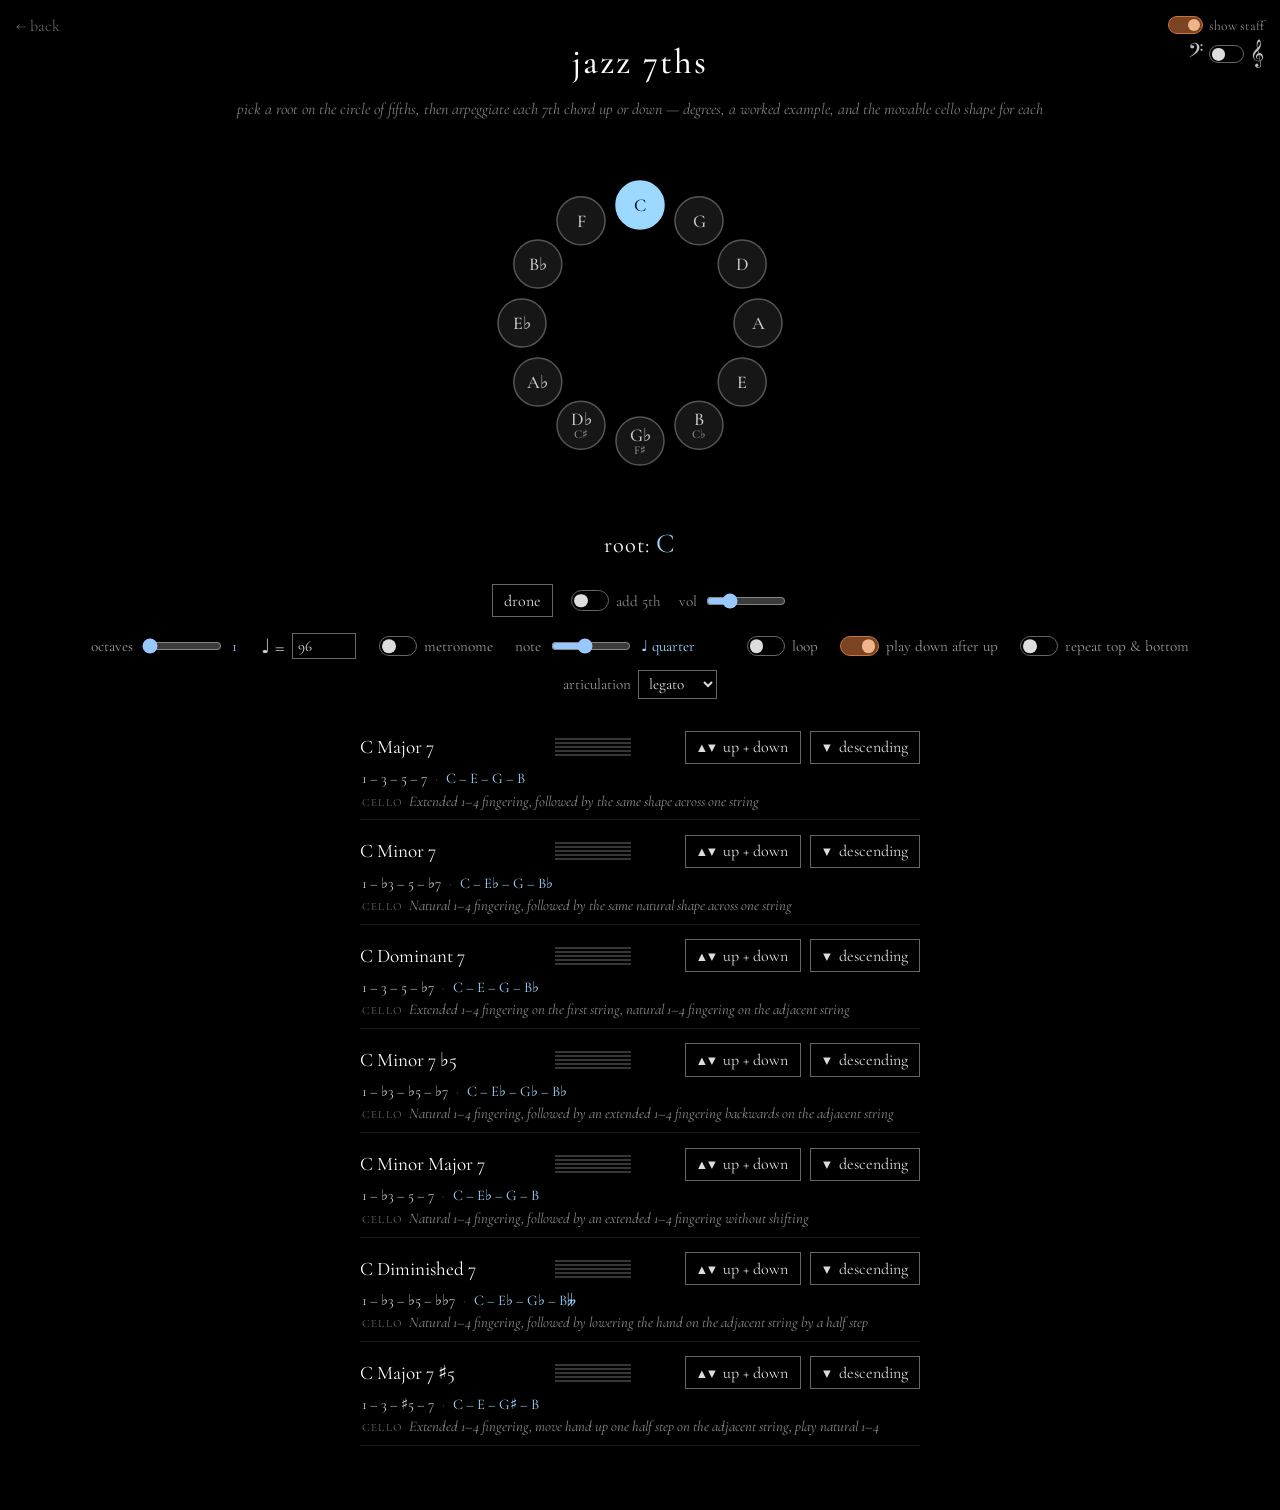
<file: jazz7ths.html>
<!DOCTYPE html>
<html lang="en">
<head>
  <meta charset="UTF-8" />
  <meta name="viewport" content="width=device-width, initial-scale=1.0" />
  <meta name="color-scheme" content="dark" />
  <title>jazz 7ths</title>
  <link rel="preconnect" href="https://fonts.googleapis.com">
  <link rel="preconnect" href="https://fonts.gstatic.com" crossorigin>
  <link href="https://fonts.googleapis.com/css2?family=Cormorant+Garamond:ital,wght@0,300;0,400;0,500;0,600;1,300;1,400&display=swap" rel="stylesheet">
  <style>
    /* Bravura: the SMuFL standard music font, self-hosted so clefs/accidentals
       render identically on every device (no reliance on the browser's fallback
       glyphs, whose metrics vary). font-display:block briefly waits rather than
       flashing a mispositioned fallback glyph. See fonts/OFL.txt. */
    @font-face {
      font-family: 'Bravura';
      src: url('fonts/Bravura.woff2') format('woff2');
      font-display: block;
    }
    body {
      margin: 0;
      background: #000;
      color: #fff;
      font-family: "Cormorant Garamond", serif;
      min-height: 100vh;
      display: flex;
      flex-direction: column;
      align-items: center;
      gap: 1.5rem;
      padding: 2.5rem 1rem 4rem;
      box-sizing: border-box;
    }
    a { color: #9cd8ff; }
    .back {
      position: fixed;
      top: 1rem;
      left: 1rem;
      font-size: 1rem;
      color: #666;
      text-decoration: none;
    }
    .back:hover { color: #d8d8ff; }

    h1 {
      margin: 0;
      font-size: 2.2rem;
      font-weight: 500;
      letter-spacing: 0.06em;
      text-transform: lowercase;
    }
    .hint {
      margin: -0.5rem 0 0;
      font-size: 1rem;
      color: rgba(255, 255, 255, 0.5);
      font-style: italic;
      text-align: center;
    }

    #circle {
      width: min(360px, 92vw);
      height: auto;
    }
    .node circle {
      fill: #161616;
      stroke: #555;
      stroke-width: 1.5;
      transition: fill 0.15s, stroke 0.15s;
    }
    .node text {
      fill: #cfcfcf;
      font-size: 18px;
      font-weight: 500;
      pointer-events: none;
    }
    .node { cursor: pointer; }
    .node:hover circle { stroke: #9cd8ff; }
    .node:focus { outline: none; }
    .node:focus-visible circle { stroke: #9cd8ff; stroke-width: 2.5; }
    .node .alt { font-size: 12px; fill: rgba(255, 255, 255, 0.55); }
    .node.selected circle { fill: #9cd8ff; stroke: #9cd8ff; }
    .node.selected text { fill: #06121c; }

    #playing-note {
      fill: #9cd8ff;
      font-size: 44px;
      font-weight: 500;
      pointer-events: none;
    }

    #view-toggles {
      position: fixed;
      top: 1rem;
      right: 1rem;
      display: flex;
      flex-direction: column;
      align-items: flex-end;
      gap: 0.5rem;
      font-size: 0.85rem;
      color: rgba(255, 255, 255, 0.55);
      z-index: 10;
    }
    #clef-toggle { display: none; align-items: center; }
    .clef-ico { font-size: 1.5rem; line-height: 1; color: rgba(255, 255, 255, 0.75); }

    /* Per-row mini-staff: tucks into the empty space inside .chord-name, just
       to the left of the played-note readout. Drawn in SVG units (viewBox
       0 0 80 32); overflow:visible so ledger lines / very high or low
       noteheads can poke above or below without being clipped. */
    .row-staff {
      width: 80px;
      height: 32px;
      overflow: visible;
      flex-shrink: 0;
      display: none;
    }
    body.show-staves .row-staff { display: inline-block; }
    /* The staff sits in normal flow on the left; the played-note name is taken
       OUT of flow (absolutely positioned) so it can never shift the staff
       horizontally, and is centered with a transform so it can't jiggle
       vertically as the text appears/changes. The container reserves a fixed
       slot for both, so the staff holds one position throughout playback. */
    .staff-and-note {
      position: relative;
      display: inline-flex;
      align-items: center;
      flex-shrink: 0;
      width: 3.6ch;                 /* readout-only width when staves are hidden */
    }
    body.show-staves .staff-and-note {
      width: calc(80px + 0.5em + 3.6ch);
    }
    .note-readout {
      position: absolute;
      right: 0;
      top: 50%;
      transform: translateY(-50%);
      white-space: nowrap;
      color: #9cd8ff;
    }
    .staff-line { stroke: rgba(255, 255, 255, 0.55); stroke-width: 0.8; }
    .staff-line.ledger { stroke-width: 1; }
    /* Clefs and accidentals are Bravura (SMuFL) glyphs. Sizes/baselines are set
       in jazz7ths.js to staff-relative SMuFL coordinates. */
    .clef { fill: #eee; font-family: 'Bravura'; }
    .accidental { fill: #9cd8ff; font-family: 'Bravura'; }
    .notehead { fill: #9cd8ff; }
    .note-acc { fill: #9cd8ff; font-family: 'Bravura'; }

    .center {
      font-size: 1.4rem;
      letter-spacing: 0.04em;
    }
    .center #center-label { color: #9cd8ff; font-size: 1.7rem; }

    .controls {
      display: flex;
      flex-wrap: wrap;
      align-items: center;
      justify-content: center;
      gap: 0.7rem 1.4rem;
      font-size: 0.95rem;
      color: rgba(255, 255, 255, 0.6);
      margin-top: -0.5rem;
    }
    .ctl { display: inline-flex; align-items: center; gap: 0.5em; }
    .ctl input[type="range"] { width: 6em; }
    .ctl-val { min-width: 1ch; color: #9cd8ff; }
    .subdiv-val { min-width: 5.5em; color: #9cd8ff; }
    .note-eq { font-size: 1.25rem; color: rgba(255, 255, 255, 0.8); }
    .ctl .unit { opacity: 0.55; }
    .ctl input[type="number"],
    .ctl select {
      background: #000;
      border: 1px solid #666;
      color: #ddd;
      font-family: inherit;
      font-size: 0.95rem;
      padding: 0.2em 0.35em;
    }
    .ctl input[type="number"] { width: 3.4em; }
    .ctl input[type="number"]:hover,
    .ctl select:hover { border-color: #9cd8ff; }

    #chords {
      width: min(560px, 96vw);
      display: flex;
      flex-direction: column;
      gap: 0.4rem;
    }
    /* Each chord occupies a small stacked card: a "head" line (name + staff +
       play buttons) with the training detail (degrees, example, cello shape)
       tucked underneath. */
    .chord-row {
      display: flex;
      flex-direction: column;
      gap: 0.35rem;
      padding: 0.5rem 0;
      border-bottom: 1px solid rgba(255, 255, 255, 0.1);
    }
    .chord-head {
      display: flex;
      align-items: center;
      gap: 0.6rem;
      flex-wrap: wrap;
    }
    .chord-name {
      flex: 1 1 11rem;
      min-width: 0;
      font-size: 1.2rem;
      display: flex;
      align-items: center;
      justify-content: space-between;
      gap: 0.6em;
    }
    .chord-detail {
      display: flex;
      flex-direction: column;
      gap: 0.15rem;
      font-size: 0.92rem;
      line-height: 1.35;
      padding-left: 0.1rem;
    }
    .chord-formula { color: rgba(255, 255, 255, 0.6); }
    .chord-formula .deg { color: rgba(255, 255, 255, 0.8); }
    .chord-formula .sep { color: rgba(255, 255, 255, 0.3); margin: 0 0.55em; }
    .chord-formula .ex { color: #9cd8ff; }
    .chord-cello { color: rgba(255, 255, 255, 0.55); font-style: italic; }
    .chord-cello .lead {
      font-style: normal;
      font-size: 0.7rem;
      letter-spacing: 0.12em;
      text-transform: uppercase;
      color: rgba(255, 255, 255, 0.4);
      margin-right: 0.5em;
    }
    button {
      background: none;
      border: 1px solid #666;
      color: #ddd;
      font-family: inherit;
      font-size: 1rem;
      padding: 0.35em 0.7em;
      cursor: pointer;
    }
    button:hover { border-color: #9cd8ff; color: #fff; }
    button.playing { border-color: #9cd8ff; color: #9cd8ff; background: rgba(156, 216, 255, 0.12); }
    .btn-label { margin-left: 0.4em; }

    /* On phones, keep the head line on one line: collapse the play buttons to
       just their arrows so the name + ascending + descending + note all fit. */
    @media (max-width: 600px) {
      .chord-head { flex-wrap: nowrap; gap: 0.4rem; }
      .chord-name { min-width: 0; }
      .chord-label { min-width: 0; overflow: hidden; text-overflow: ellipsis; white-space: nowrap; }
      .chord-head button { padding: 0.35em 0.55em; }
      .btn-label { display: none; }
    }

    .drone {
      display: flex;
      flex-wrap: wrap;
      align-items: center;
      justify-content: center;
      gap: 0.6rem 1.1rem;
      font-size: 0.95rem;
      color: rgba(255, 255, 255, 0.55);
    }
    #drone-btn.on { border-color: #c8743c; color: #f0b48a; }
    .switch {
      display: inline-flex;
      align-items: center;
      gap: 0.45em;
      cursor: pointer;
      user-select: none;
    }
    .switch input {
      position: absolute;
      opacity: 0;
      width: 0;
      height: 0;
    }
    .switch .track {
      width: 2.4em;
      height: 1.2em;
      border: 1px solid #666;
      border-radius: 1em;
      position: relative;
      transition: background 0.15s, border-color 0.15s;
    }
    .switch .thumb {
      position: absolute;
      top: 50%;
      left: 0.15em;
      width: 0.9em;
      height: 0.9em;
      transform: translateY(-50%);
      background: #ddd;
      border-radius: 50%;
      transition: left 0.15s, background 0.15s;
    }
    .switch input:checked + .track { background: #7a4322; border-color: #c8743c; }
    .switch input:checked + .track .thumb { left: calc(100% - 1.05em); background: #f0b48a; }
    .drone-vol { display: inline-flex; align-items: center; gap: 0.5em; }
    .drone-vol input[type="range"] { width: 6em; }
  </style>
</head>
<body>
  <a class="back" href="index.html">← back</a>

  <div id="view-toggles">
    <label class="switch">
      <input id="toggle-keysig" type="checkbox" checked>
      <span class="track"><span class="thumb"></span></span>
      show staff
    </label>
    <label class="switch" id="clef-toggle" title="bass / treble clef">
      <span class="clef-ico">&#x1D122;</span>
      <input id="toggle-treble" type="checkbox">
      <span class="track"><span class="thumb"></span></span>
      <span class="clef-ico">&#x1D11E;</span>
    </label>
  </div>

  <h1>jazz 7ths</h1>
  <p class="hint">pick a root on the circle of fifths, then arpeggiate each 7th chord up or down — degrees, a worked example, and the movable cello shape for each</p>

  <svg id="circle" viewBox="0 0 360 360" aria-label="circle of fifths root picker"></svg>

  <div class="center">root: <span id="center-label">—</span></div>

  <div class="drone">
    <button id="drone-btn" type="button">drone</button>
    <label class="switch">
      <input id="drone-fifth" type="checkbox">
      <span class="track"><span class="thumb"></span></span>
      add 5th
    </label>
    <label class="drone-vol">
      vol
      <input id="drone-volume" type="range" min="0" max="0.4" step="0.01" value="0.1">
    </label>
  </div>

  <div class="controls">
    <label class="ctl">
      octaves
      <input id="octaves" type="range" min="1" max="2" step="1" value="1">
      <span id="octaves-val" class="ctl-val">1</span>
    </label>
    <label class="ctl">
      <span class="note-eq">&#x2669; =</span>
      <input id="tempo" type="number" min="40" max="300" step="1" value="96">
    </label>
    <label class="switch">
      <input id="metronome" type="checkbox">
      <span class="track"><span class="thumb"></span></span>
      metronome
    </label>
    <label class="ctl">
      note
      <input id="subdiv" type="range" min="0" max="5" step="1" value="2">
      <span id="subdiv-val" class="subdiv-val">&#x2669; quarter</span>
    </label>
    <label class="switch">
      <input id="loop" type="checkbox">
      <span class="track"><span class="thumb"></span></span>
      loop
    </label>
    <label class="switch">
      <input id="auto-descend" type="checkbox" checked>
      <span class="track"><span class="thumb"></span></span>
      play down after up
    </label>
    <label class="switch">
      <input id="repeat-ends" type="checkbox">
      <span class="track"><span class="thumb"></span></span>
      repeat top &amp; bottom
    </label>
    <label class="ctl">
      articulation
      <select id="articulation">
        <option value="staccato">staccato</option>
        <option value="portato">portato</option>
        <option value="legato" selected>legato</option>
      </select>
    </label>
  </div>

  <div id="chords"></div>

  <script src="audio.js?v=6"></script>
  <script src="jazz7ths.js"></script>
</body>
</html>
</file>
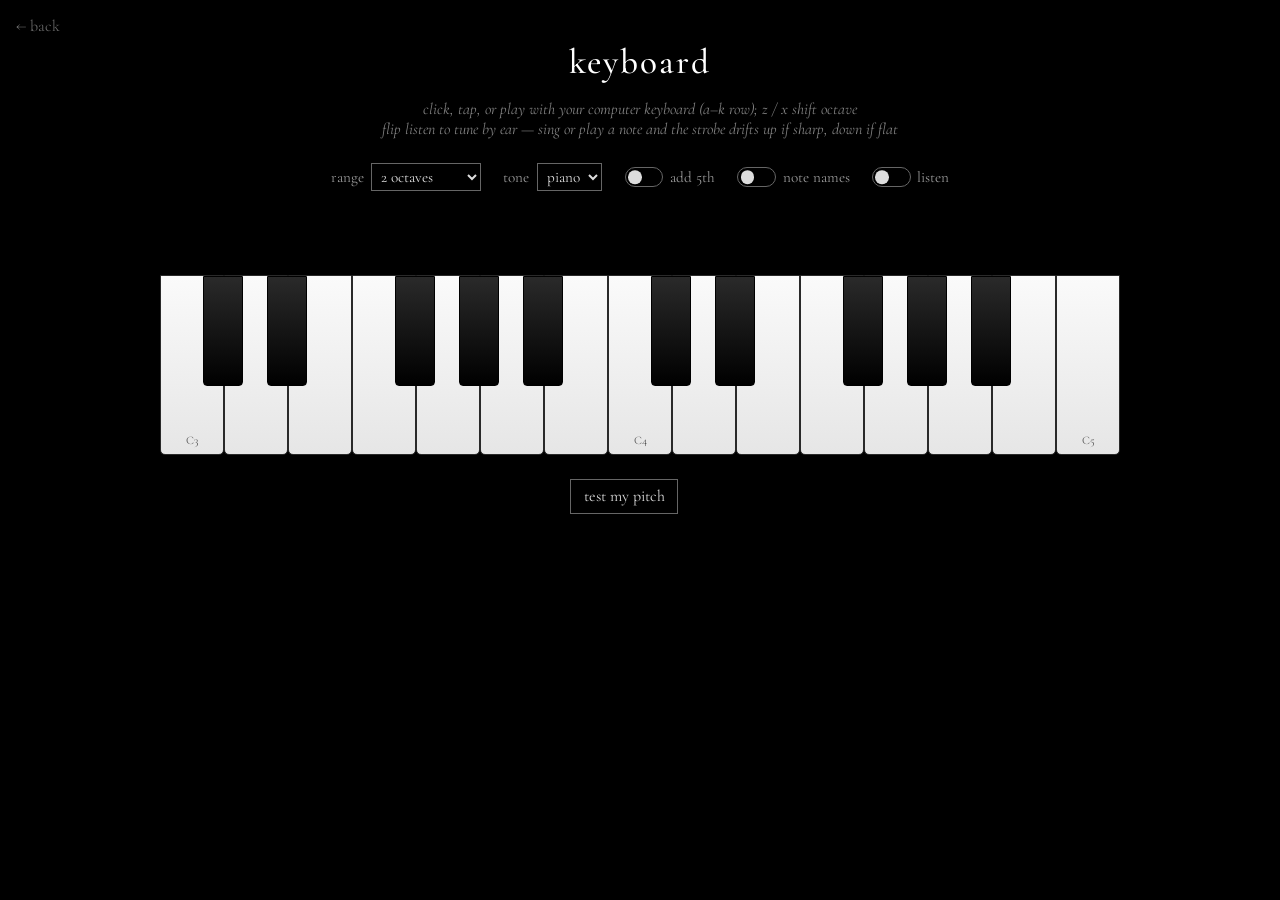
<file: keyboard.html>
<!DOCTYPE html>
<html lang="en">
<head>
  <meta charset="UTF-8" />
  <meta name="viewport" content="width=device-width, initial-scale=1.0" />
  <meta name="color-scheme" content="dark" />
  <title>keyboard</title>
  <link rel="preconnect" href="https://fonts.googleapis.com">
  <link rel="preconnect" href="https://fonts.gstatic.com" crossorigin>
  <link href="https://fonts.googleapis.com/css2?family=Cormorant+Garamond:ital,wght@0,300;0,400;0,500;0,600;1,300;1,400&display=swap" rel="stylesheet">
  <style>
    body {
      margin: 0;
      background: #000;
      color: #fff;
      font-family: "Cormorant Garamond", serif;
      min-height: 100vh;
      display: flex;
      flex-direction: column;
      align-items: center;
      gap: 1.5rem;
      padding: 2.5rem 1rem 4rem;
      box-sizing: border-box;
    }
    a { color: #9cd8ff; }
    .back {
      position: fixed;
      top: 1rem;
      left: 1rem;
      font-size: 1rem;
      color: #666;
      text-decoration: none;
    }
    .back:hover { color: #d8d8ff; }

    h1 {
      margin: 0;
      font-size: 2.2rem;
      font-weight: 500;
      letter-spacing: 0.06em;
      text-transform: lowercase;
    }
    .hint {
      margin: -0.5rem 0 0;
      font-size: 1rem;
      color: rgba(255, 255, 255, 0.5);
      font-style: italic;
      text-align: center;
    }

    .now {
      font-size: 1.5rem;
      letter-spacing: 0.04em;
      min-height: 1.5em;
      color: #9cd8ff;
    }

    .controls {
      display: flex;
      flex-wrap: wrap;
      align-items: center;
      justify-content: center;
      gap: 0.7rem 1.4rem;
      font-size: 0.95rem;
      color: rgba(255, 255, 255, 0.6);
    }
    .ctl { display: inline-flex; align-items: center; gap: 0.5em; }
    .ctl select {
      background: #000;
      border: 1px solid #666;
      color: #ddd;
      font-family: inherit;
      font-size: 0.95rem;
      padding: 0.2em 0.35em;
    }
    .ctl select:hover { border-color: #9cd8ff; }

    .switch {
      display: inline-flex;
      align-items: center;
      gap: 0.45em;
      cursor: pointer;
      user-select: none;
    }
    .switch input { position: absolute; opacity: 0; width: 0; height: 0; }
    .switch .track {
      width: 2.4em;
      height: 1.2em;
      border: 1px solid #666;
      border-radius: 1em;
      position: relative;
      transition: background 0.15s, border-color 0.15s;
    }
    .switch .thumb {
      position: absolute;
      top: 50%;
      left: 0.15em;
      width: 0.9em;
      height: 0.9em;
      transform: translateY(-50%);
      background: #ddd;
      border-radius: 50%;
      transition: left 0.15s, background 0.15s;
    }
    .switch input:checked + .track { background: #2f6f8f; border-color: #9cd8ff; }
    .switch input:checked + .track .thumb { left: calc(100% - 1.05em); background: #9cd8ff; }

    .kbd-wrap {
      width: 100%;
      max-width: 960px;
      overflow-x: auto;
      -webkit-overflow-scrolling: touch;
    }
    .keyboard {
      display: flex;
      align-items: flex-start;
      height: 180px;
      min-width: min-content;
      margin: 0 auto;
      touch-action: none;
    }
    .key { position: relative; box-sizing: border-box; }
    .white {
      flex: 1 0 34px;
      height: 100%;
      background: linear-gradient(#fafafa, #e6e6e6);
      border: 1px solid #2a2a2a;
      border-radius: 0 0 5px 5px;
      display: flex;
      align-items: flex-end;
      justify-content: center;
    }
    .black {
      position: absolute;
      top: 0;
      right: -32%;
      width: 64%;
      height: 62%;
      background: linear-gradient(#2a2a2a, #000);
      border: 1px solid #000;
      border-radius: 0 0 4px 4px;
      z-index: 2;
    }
    .white.on { background: linear-gradient(#bfe6ff, #9cd8ff); }
    .black.on { background: linear-gradient(#6fb4d6, #2f6f8f); }

    /* Mic "listen" mode: the heard key glows blue and a vertical strobe drifts
       across it — up = sharp, down = flat, frozen = in tune. The drift is driven
       from JS via the --strobe background offset; the .in-tune class greens the
       stripes as a second (colourblind-friendly) lock cue. */
    .white.hear { background: linear-gradient(#bfe6ff, #9cd8ff); }
    .black.hear { background: linear-gradient(#6fb4d6, #2f6f8f); }
    .key.hear::after {
      content: '';
      position: absolute;
      inset: 0;
      border-radius: inherit;
      pointer-events: none;
      z-index: 1;
      background: repeating-linear-gradient(
        to bottom,
        rgba(16, 38, 64, 0.6) 0,
        rgba(16, 38, 64, 0.6) 9px,
        rgba(255, 255, 255, 0) 9px,
        rgba(255, 255, 255, 0) 18px);
      background-position-y: var(--strobe, 0px);
    }
    .key.hear.in-tune::after {
      background: repeating-linear-gradient(
        to bottom,
        rgba(18, 84, 40, 0.6) 0,
        rgba(18, 84, 40, 0.6) 9px,
        rgba(255, 255, 255, 0) 9px,
        rgba(255, 255, 255, 0) 18px);
    }
    .label {
      font-size: 0.72rem;
      color: #777;
      pointer-events: none;
      padding-bottom: 7px;
      display: none;
      position: relative; /* keep the name above the listen-mode strobe overlay */
      z-index: 2;
    }
    .label.tonic { display: block; color: #555; }
    .keyboard.show-labels .label { display: block; }

    @media (max-width: 600px) {
      .keyboard { height: 150px; }
      .white { flex: 1 0 26px; }
    }

    .test {
      display: flex;
      flex-wrap: wrap;
      align-items: center;
      justify-content: center;
      gap: 0.7rem 1rem;
      font-size: 0.95rem;
    }
    button {
      background: none;
      border: 1px solid #666;
      color: #ddd;
      font-family: inherit;
      font-size: 1rem;
      padding: 0.4em 0.8em;
      cursor: pointer;
    }
    button:hover { border-color: #9cd8ff; color: #fff; }
    .test-msg { color: rgba(255, 255, 255, 0.7); font-style: italic; }
    .test-msg.win { color: #8cff9c; font-style: normal; }
    .test-msg.lose { color: #ff7a9c; font-style: normal; }
    .test-score { color: #9cd8ff; }

    .confetti { position: fixed; inset: 0; pointer-events: none; overflow: hidden; z-index: 50; }
    .confetti i {
      position: absolute;
      top: -5vh;
      width: 8px;
      height: 13px;
      background: var(--c);
      opacity: 0.9;
      animation: confetti-fall linear forwards;
    }
    @keyframes confetti-fall {
      to { transform: translate(var(--dx), 110vh) rotate(var(--rot)); opacity: 0.5; }
    }
  </style>
</head>
<body>
  <a class="back" href="index.html">← back</a>

  <h1>keyboard</h1>
  <p class="hint">click, tap, or play with your computer keyboard (a&ndash;k row); z / x shift octave<br>flip <em>listen</em> to tune by ear &mdash; sing or play a note and the strobe drifts up if sharp, down if flat</p>

  <div class="controls">
    <label class="ctl">
      range
      <select id="range">
        <option value="1">1 octave</option>
        <option value="2" selected>2 octaves</option>
        <option value="3">3 octaves</option>
        <option value="4">4 octaves</option>
        <option value="5">5 octaves</option>
        <option value="6">6 octaves</option>
        <option value="7">7 octaves</option>
        <option value="full">full (88 keys)</option>
      </select>
    </label>
    <label class="ctl">
      tone
      <select id="tone">
        <option value="piano" selected>piano</option>
        <option value="cello">cello</option>
      </select>
    </label>
    <label class="switch">
      <input id="fifth" type="checkbox">
      <span class="track"><span class="thumb"></span></span>
      add 5th
    </label>
    <label class="switch">
      <input id="labels" type="checkbox">
      <span class="track"><span class="thumb"></span></span>
      note names
    </label>
    <label class="switch">
      <input id="mic" type="checkbox">
      <span class="track"><span class="thumb"></span></span>
      listen
    </label>
  </div>

  <div class="now" id="now">&nbsp;</div>

  <div class="kbd-wrap">
    <div class="keyboard" id="keyboard"></div>
  </div>

  <div class="test">
    <button id="test-btn" type="button">test my pitch</button>
    <button id="replay-btn" type="button" hidden>replay</button>
    <span id="test-msg" class="test-msg"></span>
    <span id="test-score" class="test-score"></span>
  </div>

  <script src="audio.js?v=6"></script>
  <script src="keyboard.js"></script>
</body>
</html>
</file>
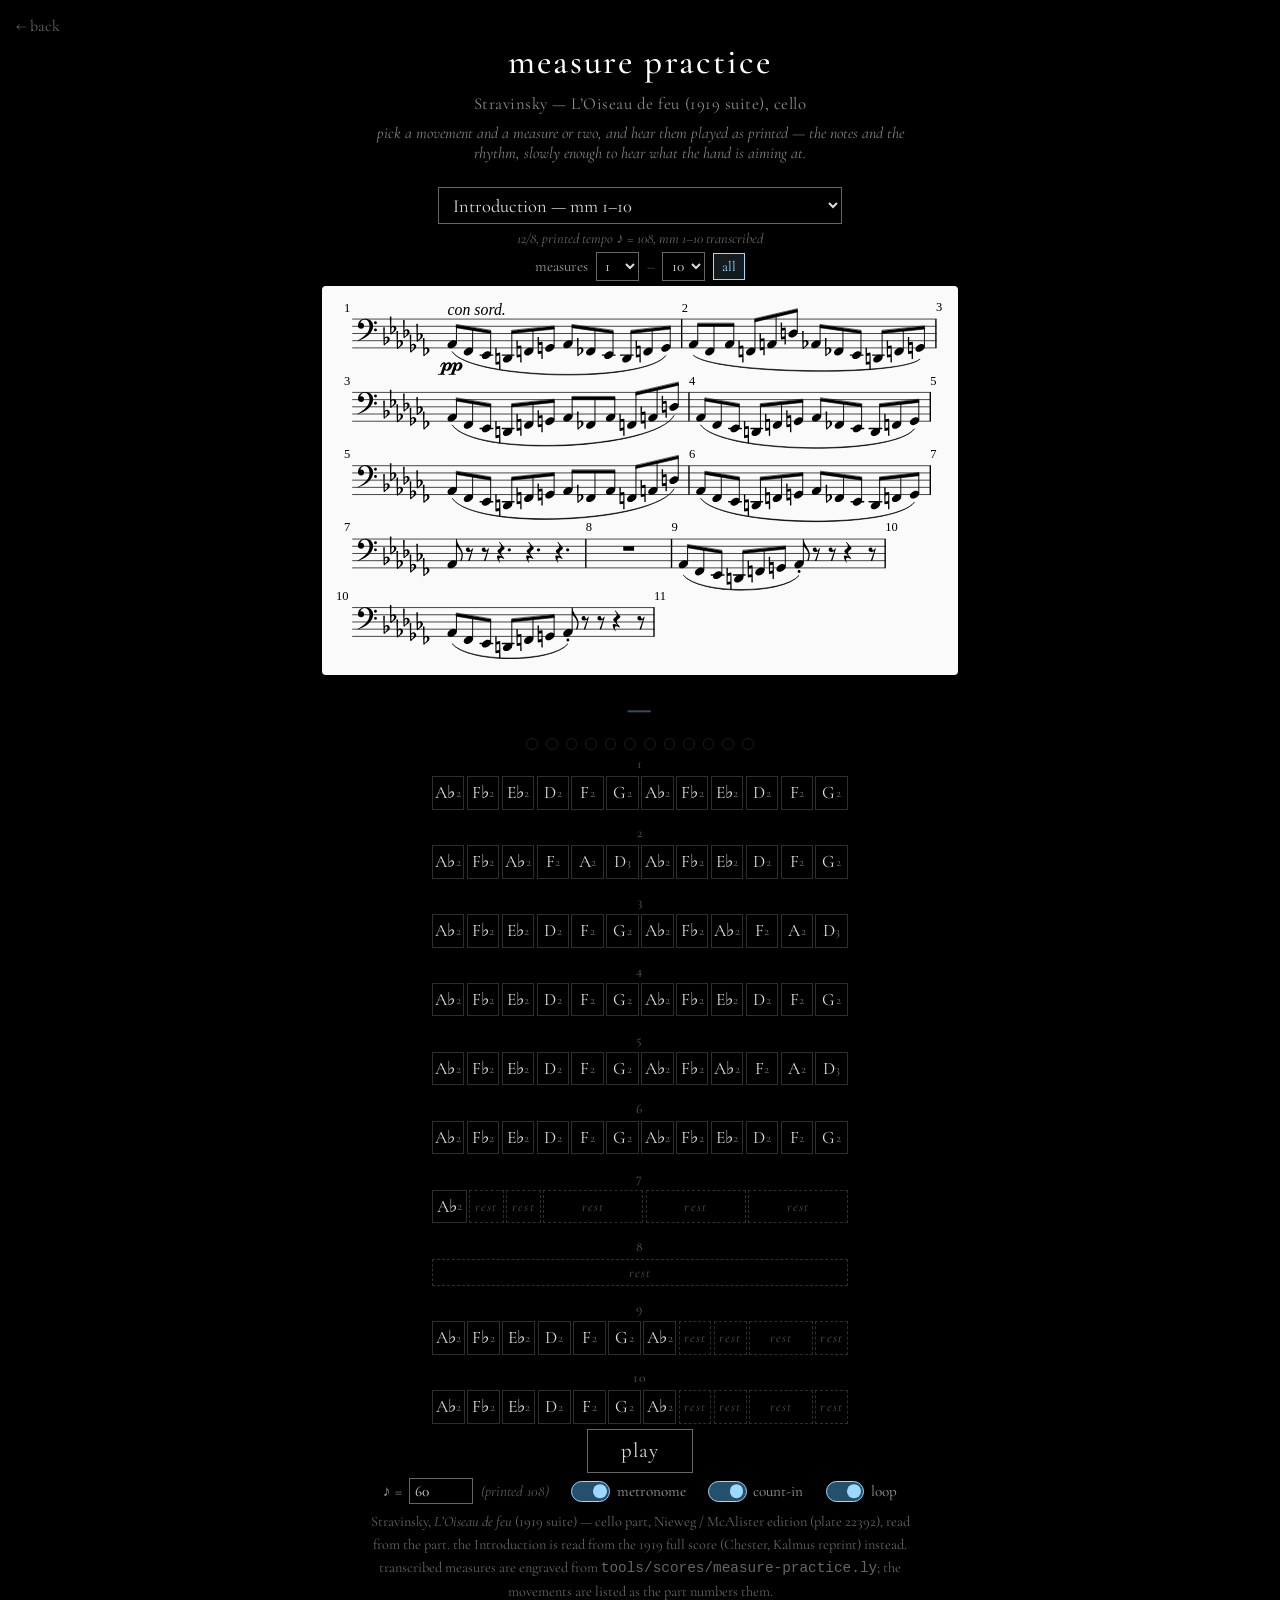
<file: measure-practice.html>
<!DOCTYPE html>
<html lang="en">
<head>
  <meta charset="UTF-8" />
  <meta name="viewport" content="width=device-width, initial-scale=1.0" />
  <title>measure practice</title>
  <link rel="preconnect" href="https://fonts.googleapis.com">
  <link rel="preconnect" href="https://fonts.gstatic.com" crossorigin>
  <link href="https://fonts.googleapis.com/css2?family=Cormorant+Garamond:ital,wght@0,300;0,400;0,500;0,600;1,300;1,400&display=swap" rel="stylesheet">
  <style>
    body {
      margin: 0;
      background: #000;
      color: #fff;
      font-family: "Cormorant Garamond", serif;
      min-height: 100vh;
      display: flex;
      flex-direction: column;
      align-items: center;
      gap: 1.5rem;
      padding: 2.5rem 1rem 4rem;
      box-sizing: border-box;
    }
    a { color: #9cd8ff; }
    .back {
      position: fixed;
      top: 1rem;
      left: 1rem;
      font-size: 1rem;
      color: #666;
      text-decoration: none;
    }
    .back:hover { color: #d8d8ff; }

    h1 {
      margin: 0;
      font-size: 2.2rem;
      font-weight: 500;
      letter-spacing: 0.06em;
      text-transform: lowercase;
    }
    .piece-title {
      margin: -0.9rem 0 -0.4rem;
      font-size: 1.05rem;
      letter-spacing: 0.03em;
      color: rgba(255, 255, 255, 0.55);
      text-align: center;
    }
    .hint {
      margin: -0.5rem 0 0;
      font-size: 1rem;
      color: rgba(255, 255, 255, 0.5);
      font-style: italic;
      text-align: center;
      max-width: 34rem;
    }

    /* --- which movement --- */
    .movement-pick {
      display: flex;
      flex-direction: column;
      align-items: center;
      gap: 0.35rem;
      width: min(38rem, 100%);
      margin-bottom: -0.6rem;
    }
    #movement {
      background: #000;
      border: 1px solid #666;
      color: #ddd;
      font-family: inherit;
      font-size: 1.15rem;
      padding: 0.3em 0.5em;
      max-width: 100%;
    }
    #movement:hover { border-color: #9cd8ff; }
    #movement-state {
      margin: 0;
      font-size: 0.9rem;
      font-style: italic;
      color: rgba(255, 255, 255, 0.4);
      text-align: center;
    }

    /* The engraved measures, on paper. Same light panel the song page uses for
       its scores — LilyPond draws in black, so it needs a light ground. */
    #score-wrapper {
      width: min(38rem, 100%);
      padding: 1rem 0.9rem;
      background: #fafafa;
      border-radius: 4px;
    }
    #score-frame { position: relative; }
    #score-wrapper img {
      width: 100%;
      height: auto;
      display: block;
    }
    /* The note being played, lit up in the engraving. The band is as wide as
       the note is long, like the chips below; `multiply` keeps the ink black
       and tints only the paper, so the notes stay readable under it. */
    #score-mark {
      position: absolute;
      background: #9cd8ff;
      mix-blend-mode: multiply;
      border-radius: 2px;
      pointer-events: none;
    }

    /* --- the count: which bar, which beat --- */
    /* Nine empty bars is the hard part of the Danse infernale's opening, and an
       empty bar looks exactly like the one before it. This is the page saying
       the count out loud. */
    #counter {
      display: flex;
      flex-direction: column;
      align-items: center;
      gap: 0.4rem;
      opacity: 0.35;
      transition: opacity 0.2s;
    }
    #counter.running { opacity: 1; }
    #count-bar {
      font-size: 3.2rem;
      line-height: 1;
      letter-spacing: 0.04em;
      color: #9cd8ff;
      font-variant-numeric: tabular-nums;
    }
    #count-beats { display: flex; gap: 0.5rem; }
    #count-beats .pip {
      width: 0.6rem;
      height: 0.6rem;
      border-radius: 50%;
      border: 1px solid rgba(255, 255, 255, 0.3);
      transition: background 0.08s, border-color 0.08s;
    }
    #count-beats .pip.on { background: #9cd8ff; border-color: #9cd8ff; }

    /* --- the note strip: one chip per note, lit as it sounds --- */
    #strip {
      display: flex;
      flex-wrap: wrap;
      justify-content: center;
      align-items: flex-start;
      gap: 0.9rem 1.4rem;
      width: min(56rem, 100%);
    }
    .measure {
      display: flex;
      flex-direction: column;
      align-items: center;
      gap: 0.25rem;
      /* A bar's worth of chips, or the screen — whichever is narrower. The
         chips divide this width in proportion to their note values, so the
         rhythm survives on a phone even though the row doesn't. */
      width: min(26rem, 100%);
    }
    .measure-no {
      font-size: 0.85rem;
      letter-spacing: 0.12em;
      color: rgba(255, 255, 255, 0.35);
    }
    /* One row of chips per measure. A chip's width is set by the script, in
       proportion to how long the note is, so a bar reads as its rhythm. */
    .measure-notes { display: flex; gap: 0.15rem; width: 100%; }
    .note {
      display: inline-flex;
      align-items: center;
      justify-content: center;
      padding: 0.3em 0;
      font-size: 1.1rem;
      white-space: nowrap;
      overflow: hidden;
      min-width: 0;
      box-sizing: border-box;
      border: 1px solid rgba(255, 255, 255, 0.18);
      color: #ddd;
      transition: background 0.1s, color 0.1s, border-color 0.1s;
    }
    .note.sounding { background: #9cd8ff; border-color: #9cd8ff; color: #06121c; }
    /* A rest is a note-length you count, so it keeps a chip of its own —
       named, because a rest glyph is the one character a phone font may not
       have, and a blank box would read as a bug. */
    .note.rest {
      color: rgba(255, 255, 255, 0.3);
      border-style: dashed;
      font-size: 0.85rem;
      font-style: italic;
      letter-spacing: 0.08em;
    }
    .note.rest.sounding { background: rgba(156, 216, 255, 0.15); color: rgba(255, 255, 255, 0.6); }
    /* A chord names every string it crosses, which is more than a chip's width
       wants; the engraving above carries the detail, so this just has to say
       "more than one note here". */
    .note.chord { font-size: 0.8rem; letter-spacing: -0.01em; }
    /* The octave rides small next to the letter: in the Danse infernale's
       opening the whole figure is one letter in two octaves, and the numbers
       are the only thing that shows it. */
    .note .oct { font-size: 0.72em; opacity: 0.5; margin-left: 0.04em; }
    .note.sounding .oct { opacity: 0.7; }

    /* Shown only when the page's scripts didn't run — a failed script fetch
       otherwise looks exactly like a practice tool that quietly does nothing. */
    #load-error {
      margin: 0;
      padding: 0.8rem 1rem;
      max-width: min(34rem, 100%);
      border: 1px solid rgba(232, 122, 122, 0.5);
      color: #e8a0a0;
      font-size: 1rem;
      text-align: center;
      line-height: 1.5;
    }
    #load-error a { color: #ffb066; }
    #load-error .detail {
      display: block;
      margin-top: 0.4rem;
      font-size: 0.8rem;
      color: rgba(232, 160, 160, 0.7);
      font-family: ui-monospace, monospace;
      word-break: break-word;
    }

    /* --- controls --- */
    .controls {
      display: flex;
      flex-wrap: wrap;
      align-items: center;
      justify-content: center;
      gap: 0.7rem 1.4rem;
      font-size: 0.95rem;
      color: rgba(255, 255, 255, 0.6);
      max-width: min(38rem, 100%);
    }
    .ctl { display: inline-flex; align-items: center; gap: 0.5em; }
    .ctl input[type="number"] {
      background: #000;
      border: 1px solid #666;
      color: #ddd;
      font-family: inherit;
      font-size: 0.95rem;
      padding: 0.2em 0.35em;
      width: 3.4em;
    }
    .ctl input[type="number"]:hover { border-color: #9cd8ff; }
    .ctl-hint { color: rgba(255, 255, 255, 0.35); font-style: italic; }

    button {
      background: none;
      border: 1px solid #666;
      color: #ddd;
      font-family: inherit;
      font-size: 1rem;
      padding: 0.35em 0.7em;
      cursor: pointer;
    }
    button:hover { border-color: #9cd8ff; color: #fff; }
    #play {
      font-size: 1.3rem;
      padding: 0.4em 1.6em;
      letter-spacing: 0.05em;
    }
    #play.playing { border-color: #9cd8ff; color: #9cd8ff; background: rgba(156, 216, 255, 0.12); }

    .ctl select {
      background: #000;
      border: 1px solid #666;
      color: #ddd;
      font-family: inherit;
      font-size: 0.95rem;
      padding: 0.2em 0.3em;
    }
    .ctl select:hover { border-color: #9cd8ff; }
    .ctl select:disabled, button:disabled {
      opacity: 0.35;
      cursor: default;
      border-color: #444;
    }
    button:disabled:hover { border-color: #444; color: #ddd; }
    .ctl .dash { color: rgba(255, 255, 255, 0.35); }
    #whole { font-size: 0.9rem; padding: 0.25em 0.55em; }
    #whole.on { border-color: #9cd8ff; color: #9cd8ff; background: rgba(156, 216, 255, 0.12); }

    .switch {
      display: inline-flex;
      align-items: center;
      gap: 0.45em;
      cursor: pointer;
      user-select: none;
    }
    .switch input { position: absolute; opacity: 0; width: 0; height: 0; }
    .switch .track {
      width: 2.4em;
      height: 1.2em;
      border: 1px solid #666;
      border-radius: 1em;
      position: relative;
      transition: background 0.15s, border-color 0.15s;
    }
    .switch .thumb {
      position: absolute;
      top: 50%;
      left: 0.15em;
      width: 0.9em;
      height: 0.9em;
      transform: translateY(-50%);
      background: #ddd;
      border-radius: 50%;
      transition: left 0.15s, background 0.15s;
    }
    .switch input:checked + .track { background: #24506b; border-color: #9cd8ff; }
    .switch input:checked + .track .thumb { left: calc(100% - 1.05em); background: #9cd8ff; }

    .source-note {
      margin: 0;
      font-size: 0.9rem;
      line-height: 1.6;
      color: rgba(255, 255, 255, 0.4);
      text-align: center;
      max-width: min(34rem, 100%);
    }
  </style>
</head>
<body>
  <a class="back" href="index.html">← back</a>

  <h1>measure practice</h1>
  <p id="piece-title" class="piece-title"></p>
  <p class="hint">
    pick a movement and a measure or two, and hear them played as printed —
    the notes and the rhythm, slowly enough to hear what the hand is aiming at.
  </p>

  <p id="load-error" hidden>
    this page didn't finish loading — its scripts never ran.
    <a id="load-error-reload" href="">reload</a> to fetch a fresh copy.
    <span class="detail" id="load-error-detail"></span>
  </p>

  <div class="movement-pick">
    <select id="movement" aria-label="movement"></select>
    <p id="movement-state"></p>
    <!-- Up here with the movement rather than down with the other controls: on
         a phone a long passage pushes everything below the strip off the
         screen, and the measures are the other half of what you're choosing. -->
    <div class="controls range-pick">
      <span class="ctl">
        measures
        <select id="from" aria-label="first measure"></select>
        <span class="dash">–</span>
        <select id="to" aria-label="last measure"></select>
        <button id="whole" type="button">all</button>
      </span>
    </div>

  <div id="score-wrapper">
    <div id="score-frame">
      <img id="score-img" alt="the measures being practised">
      <div id="score-mark" hidden></div>
    </div>
  </div>

  <div id="counter">
    <span id="count-bar">–</span>
    <span id="count-beats"></span>
  </div>

  <div id="strip"></div>

  <button id="play" type="button">play</button>

  <div class="controls">
    <label class="ctl">
      <span id="tempo-note">♩ =</span>
      <input id="tempo" type="number" min="20" max="180" step="1" value="60">
      <span id="tempo-target" class="ctl-hint"></span>
    </label>
    <label class="switch">
      <input id="metronome" type="checkbox" checked>
      <span class="track"><span class="thumb"></span></span>
      metronome
    </label>
    <label class="switch">
      <input id="count-in" type="checkbox" checked>
      <span class="track"><span class="thumb"></span></span>
      count-in
    </label>
    <label class="switch">
      <input id="loop" type="checkbox" checked>
      <span class="track"><span class="thumb"></span></span>
      loop
    </label>
  </div>

  <p class="source-note" id="source-note"></p>

  <script>
    // Watch the scripts below. A phone has no console, so a script that fails
    // to fetch (flaky connection, a stale or negative cache entry) leaves a
    // page that looks fine and does nothing, with no way to tell why. Listen in
    // the capture phase — resource load failures don't bubble — and report on
    // the page if measure-practice.js never reached its last line.
    window.__measureProblems = [];
    addEventListener('error', (e) => {
      const src = e.target && e.target.src;
      window.__measureProblems.push(src ? 'could not load ' + src.split('/').pop() : (e.message || 'script error'));
    }, true);
    addEventListener('load', () => {
      if (window.__measureReady) return;
      const box = document.getElementById('load-error');
      const detail = document.getElementById('load-error-detail');
      const again = document.getElementById('load-error-reload');
      // A unique query is the one reload a cache can't answer from its own copy.
      if (again) again.href = location.pathname + '?r=' + Date.now();
      if (detail) detail.textContent = window.__measureProblems.join('; ');
      if (box) box.hidden = false;
    });
  </script>

  <!-- Versioned so a cached script can never pair with newer markup. GitHub
       Pages serves both with the same short max-age, so a reload can pick up
       fresh HTML while reusing a stale script from cache — which is fatal the
       moment the two disagree about what controls exist. Bump ?v= whenever
       either file changes in a way the other depends on. -->
  <script src="audio.js?v=6"></script>
  <script src="practice.js?v=5"></script>
  <script src="firebird-practice.js?v=4"></script>
</body>
</html>
</file>
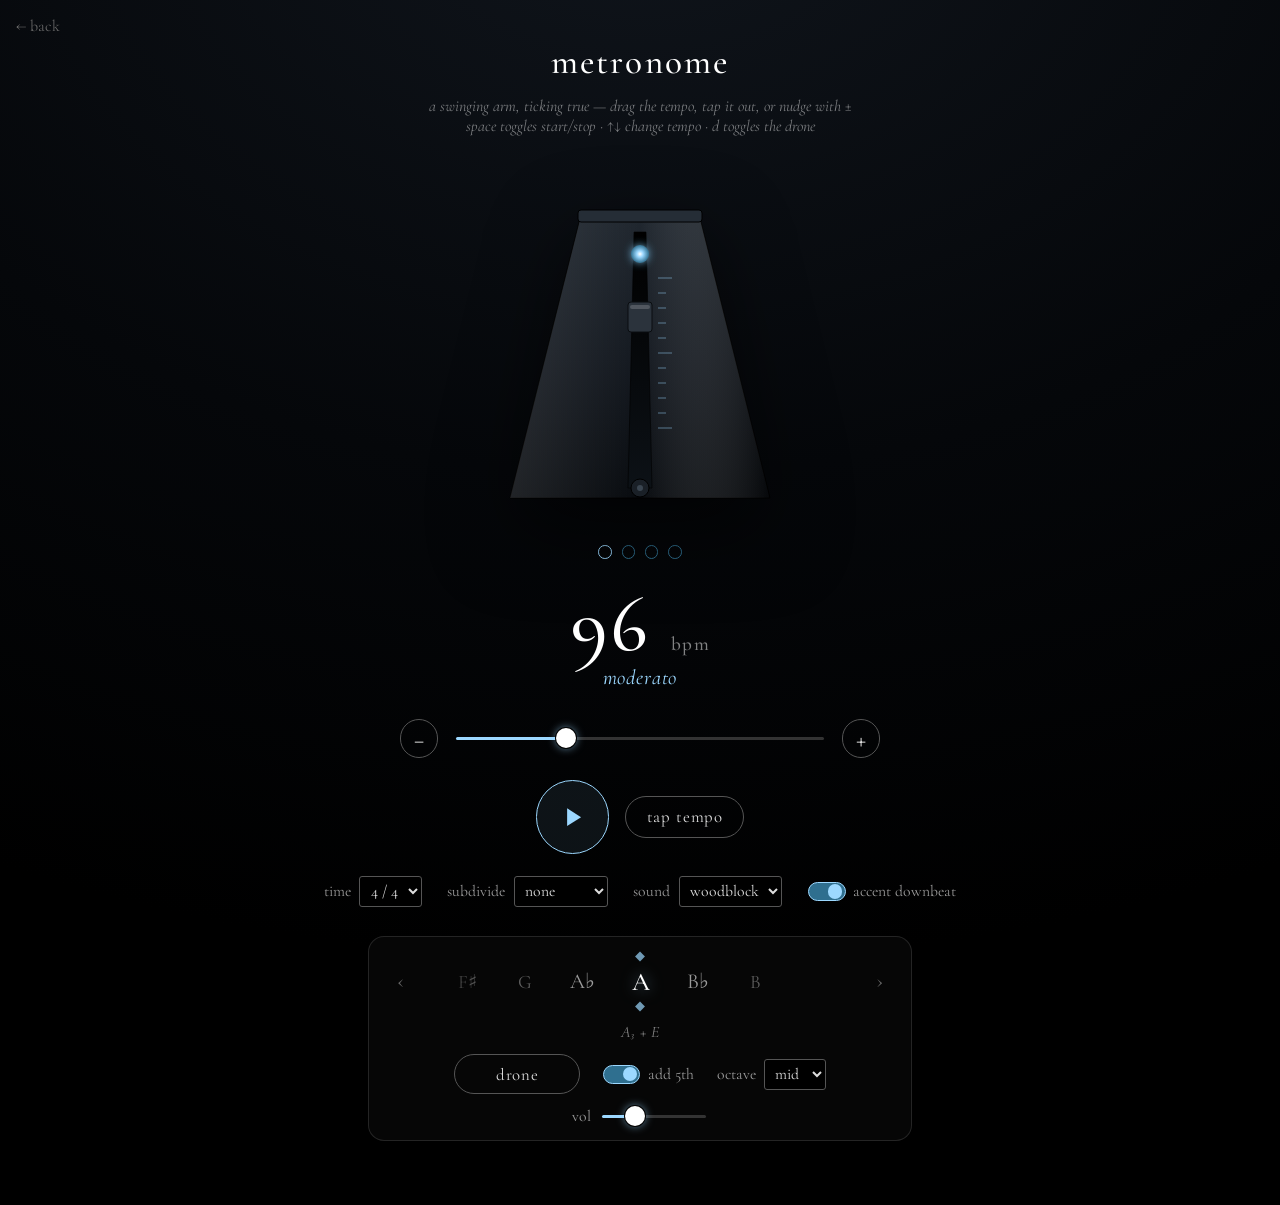
<file: metronome.html>
<!DOCTYPE html>
<html lang="en">
<head>
  <meta charset="UTF-8" />
  <meta name="viewport" content="width=device-width, initial-scale=1.0" />
  <meta name="color-scheme" content="dark" />
  <title>metronome</title>
  <link rel="preconnect" href="https://fonts.googleapis.com">
  <link rel="preconnect" href="https://fonts.gstatic.com" crossorigin>
  <link href="https://fonts.googleapis.com/css2?family=Cormorant+Garamond:ital,wght@0,300;0,400;0,500;0,600;1,300;1,400&display=swap" rel="stylesheet">
  <style>
    :root {
      --accent: #9cd8ff;
      --accent-dim: #2f6f8f;
      --line: rgba(255, 255, 255, 0.12);
    }
    * { box-sizing: border-box; }
    body {
      margin: 0;
      background: radial-gradient(120% 90% at 50% -10%, #10151c 0%, #05070a 55%, #000 100%);
      color: #fff;
      font-family: "Cormorant Garamond", serif;
      min-height: 100vh;
      display: flex;
      flex-direction: column;
      align-items: center;
      gap: 1.4rem;
      padding: 2.5rem 1rem 4rem;
    }
    a { color: var(--accent); }
    .back {
      position: fixed;
      top: 1rem;
      left: 1rem;
      font-size: 1rem;
      color: #666;
      text-decoration: none;
      z-index: 10;
    }
    .back:hover { color: #d8d8ff; }

    h1 {
      margin: 0;
      font-size: 2.2rem;
      font-weight: 500;
      letter-spacing: 0.06em;
      text-transform: lowercase;
    }
    .hint {
      margin: -0.6rem 0 0;
      font-size: 1rem;
      color: rgba(255, 255, 255, 0.45);
      font-style: italic;
      text-align: center;
      max-width: 30rem;
    }

    /* ---- the metronome body ---- */
    .stage {
      position: relative;
      width: 300px;
      height: 360px;
      display: flex;
      align-items: flex-end;
      justify-content: center;
      filter: drop-shadow(0 30px 40px rgba(0, 0, 0, 0.6));
    }
    .metronome-svg { width: 100%; height: 100%; overflow: visible; }

    .arm {
      transform-box: fill-box;
      transform-origin: 150px 330px;
    }

    /* beat dots */
    .beats {
      display: flex;
      gap: 0.6rem;
      align-items: center;
      min-height: 1.4rem;
    }
    .beat-dot {
      width: 0.85rem;
      height: 0.85rem;
      border-radius: 50%;
      border: 1px solid var(--accent-dim);
      background: transparent;
      transition: transform 0.08s ease, background 0.08s ease, box-shadow 0.08s ease;
    }
    .beat-dot.on {
      background: var(--accent);
      box-shadow: 0 0 12px var(--accent);
      transform: scale(1.25);
    }
    .beat-dot.accent { border-color: var(--accent); }
    .beat-dot.accent.on {
      background: #fff;
      box-shadow: 0 0 16px #fff;
    }

    /* ---- readout ---- */
    .readout {
      text-align: center;
      line-height: 1;
      user-select: none;
    }
    .bpm {
      font-size: 5rem;
      font-weight: 500;
      letter-spacing: 0.02em;
      font-variant-numeric: tabular-nums;
    }
    .bpm small { font-size: 1.2rem; color: rgba(255,255,255,0.5); letter-spacing: 0.1em; }
    .marking {
      margin-top: 0.15rem;
      font-style: italic;
      font-size: 1.3rem;
      color: var(--accent);
      letter-spacing: 0.04em;
      min-height: 1.4em;
    }

    /* ---- tempo controls ---- */
    .tempo-row {
      display: flex;
      align-items: center;
      gap: 1rem;
      width: min(30rem, 100%);
    }
    .step {
      background: none;
      border: 1px solid #555;
      color: #ddd;
      font-family: inherit;
      font-size: 1.6rem;
      line-height: 1;
      width: 2.4rem;
      height: 2.4rem;
      border-radius: 50%;
      cursor: pointer;
      flex: none;
      transition: border-color 0.15s, color 0.15s, background 0.15s;
    }
    .step:hover { border-color: var(--accent); color: #fff; }
    .step:active { background: rgba(156, 216, 255, 0.15); }

    input[type=range] {
      -webkit-appearance: none;
      appearance: none;
      flex: 1;
      height: 3px;
      background: linear-gradient(to right, var(--accent) 0%, var(--accent) var(--fill, 40%), #333 var(--fill, 40%), #333 100%);
      border-radius: 2px;
      outline: none;
    }
    input[type=range]::-webkit-slider-thumb {
      -webkit-appearance: none;
      appearance: none;
      width: 20px;
      height: 20px;
      border-radius: 50%;
      background: #fff;
      cursor: pointer;
      box-shadow: 0 0 0 1px #000, 0 0 10px rgba(156, 216, 255, 0.7);
    }
    input[type=range]::-moz-range-thumb {
      width: 20px;
      height: 20px;
      border: none;
      border-radius: 50%;
      background: #fff;
      cursor: pointer;
      box-shadow: 0 0 0 1px #000, 0 0 10px rgba(156, 216, 255, 0.7);
    }

    /* ---- start / tap ---- */
    .actions { display: flex; align-items: center; gap: 1rem; }
    .play {
      width: 4.6rem;
      height: 4.6rem;
      border-radius: 50%;
      border: 1px solid var(--accent);
      background: rgba(156, 216, 255, 0.08);
      color: var(--accent);
      cursor: pointer;
      display: grid;
      place-items: center;
      transition: background 0.15s, box-shadow 0.15s, transform 0.1s;
    }
    .play:hover { background: rgba(156, 216, 255, 0.18); box-shadow: 0 0 24px rgba(156, 216, 255, 0.35); }
    .play:active { transform: scale(0.96); }
    .play svg { width: 1.9rem; height: 1.9rem; fill: currentColor; }
    .play.playing { color: #fff; border-color: #fff; box-shadow: 0 0 26px rgba(255,255,255,0.3); }

    .tap {
      background: none;
      border: 1px solid #555;
      color: #ddd;
      font-family: inherit;
      font-size: 1.05rem;
      letter-spacing: 0.05em;
      padding: 0.55em 1.2em;
      border-radius: 2rem;
      cursor: pointer;
      transition: border-color 0.15s, color 0.15s;
      text-transform: lowercase;
    }
    .tap:hover { border-color: var(--accent); color: #fff; }
    .tap.flash { border-color: var(--accent); color: var(--accent); }

    /* ---- lower controls ---- */
    .controls {
      display: flex;
      flex-wrap: wrap;
      align-items: center;
      justify-content: center;
      gap: 0.9rem 1.6rem;
      font-size: 0.98rem;
      color: rgba(255, 255, 255, 0.6);
    }
    .ctl { display: inline-flex; align-items: center; gap: 0.55em; }
    .ctl select {
      background: #000;
      border: 1px solid #555;
      color: #ddd;
      font-family: inherit;
      font-size: 0.98rem;
      padding: 0.25em 0.4em;
      border-radius: 3px;
    }
    .ctl select:hover { border-color: var(--accent); }

    .switch { display: inline-flex; align-items: center; gap: 0.5em; cursor: pointer; user-select: none; }
    .switch input { position: absolute; opacity: 0; width: 0; height: 0; }
    .switch .track {
      width: 2.4em; height: 1.2em;
      border: 1px solid #555; border-radius: 1em;
      position: relative; transition: background 0.15s, border-color 0.15s;
    }
    .switch .thumb {
      position: absolute; top: 50%; left: 0.15em;
      width: 0.9em; height: 0.9em; transform: translateY(-50%);
      background: #ddd; border-radius: 50%;
      transition: left 0.15s, background 0.15s;
    }
    .switch input:checked + .track { background: var(--accent-dim); border-color: var(--accent); }
    .switch input:checked + .track .thumb { left: calc(100% - 1.05em); background: var(--accent); }

    /* ---- drone: root + 5th under the click ---- */
    .drone {
      width: min(34rem, 100%);
      margin-top: 0.4rem;
      padding: 1rem 1.1rem 0.9rem;
      border: 1px solid var(--line);
      border-radius: 1rem;
      background: rgba(255, 255, 255, 0.025);
      display: flex;
      flex-direction: column;
      align-items: center;
      gap: 0.75rem;
    }
    .drone-row {
      display: flex;
      flex-wrap: wrap;
      align-items: center;
      justify-content: center;
      gap: 0.8rem 1.4rem;
      font-size: 0.98rem;
      color: rgba(255, 255, 255, 0.6);
      width: 100%;
    }
    .drone-btn {
      background: none;
      border: 1px solid #555;
      color: #ddd;
      font-family: inherit;
      font-size: 1.05rem;
      letter-spacing: 0.05em;
      padding: 0.5em 1.2em;
      border-radius: 2rem;
      cursor: pointer;
      text-transform: lowercase;
      min-width: 7.5em;
      transition: border-color 0.15s, color 0.15s, box-shadow 0.15s;
    }
    .drone-btn:hover { border-color: var(--accent); color: #fff; }
    .drone-btn.on {
      border-color: #e0a06a;
      color: #f6c79b;
      box-shadow: 0 0 18px rgba(224, 160, 106, 0.35);
    }
    .drone-vol { display: inline-flex; align-items: center; gap: 0.55em; }
    .drone-vol input[type=range] { width: 6.5rem; flex: none; }

    /* the tonal-center wheel: a horizontal roll bar that snaps to one note */
    .wheel-wrap {
      position: relative;
      width: 100%;
      display: flex;
      align-items: center;
      gap: 0.3rem;
    }
    .wheel-arrow {
      background: none;
      border: none;
      color: #666;
      font-family: inherit;
      font-size: 1.5rem;
      line-height: 1;
      width: 1.8rem;
      height: 2.4rem;
      cursor: pointer;
      flex: none;
      padding: 0;
    }
    .wheel-arrow:hover { color: var(--accent); }
    .wheel {
      --item: 3.6rem;
      position: relative;
      flex: 1;
      min-width: 0;
      height: 3.6rem;
      overflow-x: auto;
      overflow-y: hidden;
      scroll-snap-type: x mandatory;
      scrollbar-width: none;
      -ms-overflow-style: none;
      cursor: grab;
      user-select: none;
      -webkit-user-select: none;
      touch-action: pan-x;
      outline: none;
      /* fade the ends so it reads as a cylinder seen edge-on */
      -webkit-mask-image: linear-gradient(to right, transparent 0, #000 14%, #000 86%, transparent 100%);
      mask-image: linear-gradient(to right, transparent 0, #000 14%, #000 86%, transparent 100%);
    }
    .wheel::-webkit-scrollbar { display: none; }
    .wheel.dragging { scroll-snap-type: none; cursor: grabbing; scroll-behavior: auto; }
    .wheel:focus-visible .wheel-note.sel { text-shadow: 0 0 18px var(--accent), 0 0 2px #fff; }
    .wheel-track {
      display: flex;
      height: 100%;
      align-items: center;
      padding: 0 calc(50% - var(--item) / 2);
      width: max-content;
    }
    .wheel-note {
      flex: none;
      width: var(--item);
      height: 100%;
      display: grid;
      place-items: center;
      scroll-snap-align: center;
      font-size: 1.45rem;
      font-weight: 400;
      color: rgba(255, 255, 255, 0.35);
      transition: color 0.15s, transform 0.15s, text-shadow 0.15s;
      transform: scale(0.82);
      cursor: pointer;
    }
    .wheel-note.sel {
      color: #fff;
      transform: scale(1.1);
      font-weight: 500;
      text-shadow: 0 0 14px rgba(156, 216, 255, 0.6);
    }
    .wheel-note.near { color: rgba(255, 255, 255, 0.6); transform: scale(0.92); }
    /* centre marks above and below the selected note */
    .wheel-wrap::before, .wheel-wrap::after {
      content: '';
      position: absolute;
      left: 50%;
      width: 0.42rem;
      height: 0.42rem;
      transform: translateX(-50%) rotate(45deg);
      background: var(--accent);
      opacity: 0.7;
      pointer-events: none;
    }
    .wheel-wrap::before { top: 0.05rem; }
    .wheel-wrap::after { bottom: 0.05rem; }
    .drone-now {
      font-style: italic;
      font-size: 1rem;
      color: rgba(255, 255, 255, 0.5);
      min-height: 1.2em;
      letter-spacing: 0.03em;
    }
    .drone.on .drone-now { color: #f6c79b; }

    @media (max-width: 420px) {
      .stage { width: 250px; height: 300px; }
      .bpm { font-size: 4rem; }
    }
  </style>
</head>
<body>
  <a class="back" href="index.html">← back</a>

  <h1>metronome</h1>
  <p class="hint">a swinging arm, ticking true &mdash; drag the tempo, tap it out, or nudge with &plusmn;<br>space toggles start/stop &middot; &uarr;&darr; change tempo &middot; d toggles the drone</p>

  <div class="stage">
    <svg class="metronome-svg" viewBox="0 0 300 360" aria-hidden="true">
      <defs>
        <linearGradient id="body" x1="0" y1="0" x2="0" y2="1">
          <stop offset="0" stop-color="#20272f"/>
          <stop offset="0.5" stop-color="#141920"/>
          <stop offset="1" stop-color="#080b0f"/>
        </linearGradient>
        <linearGradient id="bodyEdge" x1="0" y1="0" x2="1" y2="0">
          <stop offset="0" stop-color="rgba(255,255,255,0.10)"/>
          <stop offset="0.5" stop-color="rgba(255,255,255,0)"/>
          <stop offset="1" stop-color="rgba(0,0,0,0.35)"/>
        </linearGradient>
        <linearGradient id="slot" x1="0" y1="0" x2="0" y2="1">
          <stop offset="0" stop-color="#000"/>
          <stop offset="1" stop-color="#0c1116"/>
        </linearGradient>
        <radialGradient id="tip" cx="0.5" cy="0.5" r="0.5">
          <stop offset="0" stop-color="#ffffff"/>
          <stop offset="0.35" stop-color="#9cd8ff"/>
          <stop offset="1" stop-color="#2f6f8f"/>
        </radialGradient>
        <linearGradient id="arm" x1="0" y1="0" x2="1" y2="0">
          <stop offset="0" stop-color="#6b7885"/>
          <stop offset="0.5" stop-color="#c8d4de"/>
          <stop offset="1" stop-color="#6b7885"/>
        </linearGradient>
        <filter id="glow" x="-60%" y="-60%" width="220%" height="220%">
          <feGaussianBlur stdDeviation="4" result="b"/>
          <feMerge><feMergeNode in="b"/><feMergeNode in="SourceGraphic"/></feMerge>
        </filter>
      </defs>

      <!-- pyramid body -->
      <path d="M90 60 L210 60 L280 340 L20 340 Z" fill="url(#body)" stroke="#000" stroke-width="1"/>
      <path d="M90 60 L210 60 L280 340 L20 340 Z" fill="url(#bodyEdge)"/>
      <!-- top cap -->
      <rect x="88" y="52" width="124" height="12" rx="3" fill="#252d36" stroke="#000"/>
      <!-- central slot the arm rides in -->
      <path d="M144 74 L156 74 L162 330 L138 330 Z" fill="url(#slot)" stroke="rgba(0,0,0,0.6)"/>
      <!-- tempo scale ticks -->
      <g stroke="rgba(156,216,255,0.35)" stroke-width="1.4" id="scale-ticks"></g>

      <!-- swinging arm (pivot at bottom, 150,330) -->
      <g class="arm" id="arm">
        <line x1="150" y1="330" x2="150" y2="96" stroke="url(#arm)" stroke-width="5" stroke-linecap="round"/>
        <!-- sliding weight (bob) -->
        <g id="bob">
          <rect x="138" y="150" width="24" height="30" rx="3" fill="#2b333c" stroke="#0a0d10"/>
          <rect x="140" y="153" width="20" height="4" rx="2" fill="rgba(255,255,255,0.18)"/>
        </g>
        <!-- glowing tip -->
        <circle cx="150" cy="96" r="9" fill="url(#tip)" filter="url(#glow)"/>
      </g>

      <!-- pivot hub -->
      <circle cx="150" cy="330" r="9" fill="#1a2027" stroke="#000"/>
      <circle cx="150" cy="330" r="3" fill="#3a4550"/>
    </svg>
  </div>

  <div class="beats" id="beats"></div>

  <div class="readout">
    <div class="bpm"><span id="bpm-val">96</span> <small>bpm</small></div>
    <div class="marking" id="marking">andante</div>
  </div>

  <div class="tempo-row">
    <button class="step" id="minus" type="button" aria-label="slower">&minus;</button>
    <input id="slider" type="range" min="30" max="260" value="96" step="1" aria-label="tempo">
    <button class="step" id="plus" type="button" aria-label="faster">+</button>
  </div>

  <div class="actions">
    <button class="play" id="play" type="button" aria-label="start">
      <svg id="play-icon" viewBox="0 0 24 24"><path d="M8 5v14l11-7z"/></svg>
    </button>
    <button class="tap" id="tap" type="button">tap tempo</button>
  </div>

  <div class="controls">
    <label class="ctl">
      time
      <select id="meter">
        <option value="1">1</option>
        <option value="2">2 / 4</option>
        <option value="3">3 / 4</option>
        <option value="4" selected>4 / 4</option>
        <option value="5">5 / 4</option>
        <option value="6">6 / 8</option>
        <option value="7">7 / 8</option>
      </select>
    </label>
    <label class="ctl">
      subdivide
      <select id="subdiv">
        <option value="1" selected>none</option>
        <option value="2">eighths</option>
        <option value="3">triplets</option>
        <option value="4">sixteenths</option>
      </select>
    </label>
    <label class="ctl">
      sound
      <select id="sound">
        <option value="wood" selected>woodblock</option>
        <option value="click">click</option>
        <option value="beep">beep</option>
        <option value="tick">soft tick</option>
      </select>
    </label>
    <label class="switch">
      <input id="accent-toggle" type="checkbox" checked>
      <span class="track"><span class="thumb"></span></span>
      accent downbeat
    </label>
  </div>

  <section class="drone" id="drone" aria-label="drone">
    <div class="wheel-wrap">
      <button class="wheel-arrow" id="wheel-prev" type="button" aria-label="lower tonal center">&lsaquo;</button>
      <div class="wheel" id="wheel" tabindex="0" role="slider" aria-label="tonal center"
           aria-valuemin="0" aria-valuemax="11" aria-valuenow="9" aria-valuetext="A">
        <div class="wheel-track" id="wheel-track"></div>
      </div>
      <button class="wheel-arrow" id="wheel-next" type="button" aria-label="higher tonal center">&rsaquo;</button>
    </div>
    <div class="drone-now" id="drone-now"></div>
    <div class="drone-row">
      <button class="drone-btn" id="drone-btn" type="button">drone</button>
      <label class="switch">
        <input id="drone-fifth" type="checkbox" checked>
        <span class="track"><span class="thumb"></span></span>
        add 5th
      </label>
      <label class="ctl">
        octave
        <select id="drone-octave">
          <option value="2">low</option>
          <option value="3" selected>mid</option>
          <option value="4">high</option>
        </select>
      </label>
      <label class="drone-vol">
        vol
        <input id="drone-volume" type="range" min="0" max="0.5" step="0.01" value="0.14" aria-label="drone volume">
      </label>
    </div>
  </section>

  <script src="audio.js"></script>
  <script>
  (() => {
    'use strict';

    // ---------- state ----------
    let bpm = 96;
    const MIN = 30, MAX = 260;
    let beatsPerBar = 4;
    let accentOn = true;
    let sound = 'wood';
    let subdiv = 1;   // ticks per beat: 1 quarter, 2 eighths, 3 triplets, 4 sixteenths
    let playing = false;

    // ---------- audio (lookahead scheduler — "A Tale of Two Clocks") ----------
    const AC = window.AudioContext || window.webkitAudioContext;
    let ctx = null;
    let masterGain = null;       // one boost stage so every tick reads louder
    const VOLUME = 1.7;          // overall loudness (>1 = boost over the raw ticks)
    const LOOKAHEAD = 0.1;       // seconds of audio scheduled ahead
    const TICK_MS = 25;          // scheduler wake interval
    let nextNoteTime = 0;        // ctx time of the next beat
    let beatInBar = 0;           // 0-indexed beat within the current bar
    let schedulerTimer = null;

    // A queue of {beat, time} so the visual layer can flash dots exactly on time.
    const scheduled = [];

    function ensureCtx() {
      if (!ctx) {
        ctx = new AC();
        masterGain = ctx.createGain();
        masterGain.gain.value = VOLUME;
        masterGain.connect(ctx.destination);
      }
      if (ctx.state === 'suspended') ctx.resume();
      return ctx;
    }

    // Percussive click synth. Each sound is a short enveloped burst. `level`
    // picks one of three voices: 'accent' (the bright, loud downbeat), 'beat'
    // (a normal main beat), and 'sub' (a subdivision tick — softer and pitched
    // up so the offbeats sit under the beats instead of competing with them).
    function playTick(time, level) {
      const c = ctx;
      const accent = level === 'accent';
      const sub = level === 'sub';
      const lvl = sub ? 0.5 : 1;      // subdivisions are quieter than the beat
      const fMul = sub ? 1.18 : 1;    // ...and a touch higher, so they read as offbeats
      const gain = c.createGain();
      gain.connect(masterGain);

      if (sound === 'beep') {
        const osc = c.createOscillator();
        osc.type = 'sine';
        osc.frequency.value = (accent ? 1320 : 880) * fMul;
        osc.connect(gain);
        gain.gain.setValueAtTime(0.0001, time);
        gain.gain.exponentialRampToValueAtTime((accent ? 0.5 : 0.34) * lvl, time + 0.005);
        gain.gain.exponentialRampToValueAtTime(0.0001, time + 0.09);
        osc.start(time); osc.stop(time + 0.1);
        return;
      }

      if (sound === 'wood') {
        // woodblock: triangle body + a filtered-noise transient
        const osc = c.createOscillator();
        osc.type = 'triangle';
        osc.frequency.setValueAtTime((accent ? 1750 : 1300) * fMul, time);
        osc.frequency.exponentialRampToValueAtTime((accent ? 900 : 700) * fMul, time + 0.02);
        osc.connect(gain);
        gain.gain.setValueAtTime(0.0001, time);
        gain.gain.exponentialRampToValueAtTime((accent ? 0.6 : 0.42) * lvl, time + 0.002);
        gain.gain.exponentialRampToValueAtTime(0.0001, time + 0.055);
        osc.start(time); osc.stop(time + 0.06);

        const noise = burst(c, 0.03);
        const bp = c.createBiquadFilter();
        bp.type = 'bandpass'; bp.frequency.value = (accent ? 2600 : 2000) * fMul; bp.Q.value = 1.2;
        const ng = c.createGain();
        ng.gain.setValueAtTime((accent ? 0.35 : 0.22) * lvl, time);
        ng.gain.exponentialRampToValueAtTime(0.0001, time + 0.03);
        noise.connect(bp).connect(ng).connect(masterGain);
        noise.start(time); noise.stop(time + 0.03);
        return;
      }

      if (sound === 'tick') {
        const bp = c.createBiquadFilter();
        bp.type = 'bandpass'; bp.frequency.value = (accent ? 4200 : 3000) * fMul; bp.Q.value = 0.8;
        const noise = burst(c, 0.02);
        gain.gain.setValueAtTime((accent ? 0.3 : 0.18) * lvl, time);
        gain.gain.exponentialRampToValueAtTime(0.0001, time + 0.022);
        noise.connect(bp).connect(gain);
        noise.start(time); noise.stop(time + 0.025);
        return;
      }

      // 'click' — crisp square burst (classic digital metronome)
      const osc = c.createOscillator();
      osc.type = 'square';
      osc.frequency.value = (accent ? 2000 : 1500) * fMul;
      osc.connect(gain);
      gain.gain.setValueAtTime(0.0001, time);
      gain.gain.exponentialRampToValueAtTime((accent ? 0.34 : 0.22) * lvl, time + 0.001);
      gain.gain.exponentialRampToValueAtTime(0.0001, time + 0.035);
      osc.start(time); osc.stop(time + 0.04);
    }

    // Short white-noise buffer source.
    function burst(c, dur) {
      const len = Math.max(1, Math.floor(c.sampleRate * dur));
      const buf = c.createBuffer(1, len, c.sampleRate);
      const data = buf.getChannelData(0);
      for (let i = 0; i < len; i++) data[i] = Math.random() * 2 - 1;
      const src = c.createBufferSource();
      src.buffer = buf;
      return src;
    }

    function secondsPerBeat() { return 60 / bpm; }

    function scheduler() {
      while (nextNoteTime < ctx.currentTime + LOOKAHEAD) {
        const accent = accentOn && beatsPerBar > 1 && beatInBar === 0;
        const spb = secondsPerBeat();
        playTick(nextNoteTime, accent ? 'accent' : 'beat');
        scheduled.push({ beat: beatInBar, time: nextNoteTime, accent });
        // Fill the beat with subdivision ticks (eighths/triplets/sixteenths).
        for (let s = 1; s < subdiv; s++) {
          playTick(nextNoteTime + spb * s / subdiv, 'sub');
        }
        nextNoteTime += spb;
        beatInBar = (beatInBar + 1) % beatsPerBar;
      }
    }

    // ---------- transport ----------
    function start() {
      ensureCtx();
      playing = true;
      beatInBar = 0;
      nextNoteTime = ctx.currentTime + 0.08;
      barZeroTime = nextNoteTime;     // arm reaches an extreme on beat 0
      scheduled.length = 0;
      schedulerTimer = setInterval(scheduler, TICK_MS);
      playBtn.classList.add('playing');
      playIcon.innerHTML = '<path d="M6 5h4v14H6zM14 5h4v14h-4z"/>';
      requestAnimationFrame(animate);
    }

    function stop() {
      playing = false;
      clearInterval(schedulerTimer);
      schedulerTimer = null;
      scheduled.length = 0;
      playBtn.classList.remove('playing');
      playIcon.innerHTML = '<path d="M8 5v14l11-7z"/>';
      resetArm();
      clearDots();
    }

    function toggle() { playing ? stop() : start(); }

    // ---------- pendulum animation (locked to the audio clock) ----------
    // The arm reaches full deflection exactly on each beat and sweeps through
    // centre at max speed mid-beat. Over two beats it completes one full swing,
    // so ticks land at both extremes — just like a mechanical metronome.
    const AMPLITUDE = 30; // degrees
    let barZeroTime = 0;

    function animate() {
      if (!playing) return;
      const t = ctx.currentTime;
      const beatPos = (t - barZeroTime) / secondsPerBeat(); // beats since start
      const angle = AMPLITUDE * Math.cos(Math.PI * beatPos);
      armEl.style.transform = 'rotate(' + angle + 'deg)';

      // flash beat dots as their scheduled time passes
      while (scheduled.length && scheduled[0].time <= t) {
        const ev = scheduled.shift();
        flashDot(ev.beat, ev.accent);
      }
      requestAnimationFrame(animate);
    }

    function resetArm() { armEl.style.transform = 'rotate(0deg)'; }

    // ---------- beat dots ----------
    const beatsEl = document.getElementById('beats');
    let dots = [];
    function buildDots() {
      beatsEl.innerHTML = '';
      dots = [];
      for (let i = 0; i < beatsPerBar; i++) {
        const d = document.createElement('span');
        d.className = 'beat-dot' + (i === 0 && accentOn && beatsPerBar > 1 ? ' accent' : '');
        beatsEl.appendChild(d);
        dots.push(d);
      }
    }
    let dotTimers = [];
    function flashDot(i, accent) {
      const d = dots[i];
      if (!d) return;
      d.classList.add('on');
      clearTimeout(dotTimers[i]);
      dotTimers[i] = setTimeout(() => d.classList.remove('on'), Math.min(140, secondsPerBeat() * 1000 * 0.5));
    }
    function clearDots() { dots.forEach(d => d.classList.remove('on')); }

    // ---------- tempo & bob position ----------
    // On a real metronome the bob slides UP the arm for slower tempos. Map bpm
    // to a vertical position along the arm so the visual tempo reads at a glance.
    const bobEl = document.getElementById('bob');
    const MARKINGS = [
      [40, 'grave'], [48, 'largo'], [56, 'larghetto'], [66, 'adagio'],
      [76, 'andante'], [92, 'andante'], [108, 'moderato'], [120, 'allegretto'],
      [156, 'allegro'], [176, 'vivace'], [200, 'presto'], [999, 'prestissimo'],
    ];
    function markingFor(v) {
      for (const [ceil, name] of MARKINGS) if (v < ceil) return name;
      return 'prestissimo';
    }

    function updateBob() {
      // slower => bob higher on the arm (smaller y). Arm spans ~y=110..300.
      const frac = (bpm - MIN) / (MAX - MIN);          // 0 slow .. 1 fast
      const y = 116 + frac * 150;                        // 116 (slow/top) .. 266 (fast/low)
      bobEl.setAttribute('transform', 'translate(0,' + (y - 165) + ')');
    }

    // ---------- UI wiring ----------
    const bpmVal = document.getElementById('bpm-val');
    const markingEl = document.getElementById('marking');
    const slider = document.getElementById('slider');
    const armEl = document.getElementById('arm');
    const playBtn = document.getElementById('play');
    const playIcon = document.getElementById('play-icon');

    function setBpm(v, fromSlider) {
      bpm = Math.max(MIN, Math.min(MAX, Math.round(v)));
      bpmVal.textContent = bpm;
      markingEl.textContent = markingFor(bpm);
      if (!fromSlider) slider.value = bpm;
      slider.style.setProperty('--fill', ((bpm - MIN) / (MAX - MIN) * 100) + '%');
      updateBob();
    }

    slider.addEventListener('input', e => setBpm(+e.target.value, true));
    document.getElementById('minus').addEventListener('click', () => setBpm(bpm - 1));
    document.getElementById('plus').addEventListener('click', () => setBpm(bpm + 1));
    playBtn.addEventListener('click', toggle);

    document.getElementById('meter').addEventListener('change', e => {
      beatsPerBar = parseInt(e.target.value, 10);
      beatInBar = 0;
      buildDots();
    });
    document.getElementById('sound').addEventListener('change', e => { sound = e.target.value; });
    document.getElementById('subdiv').addEventListener('change', e => { subdiv = parseInt(e.target.value, 10); });
    document.getElementById('accent-toggle').addEventListener('change', e => {
      accentOn = e.target.checked;
      buildDots();
    });

    // ---------- tap tempo ----------
    const tapBtn = document.getElementById('tap');
    let taps = [];
    tapBtn.addEventListener('click', () => {
      const now = performance.now();
      taps = taps.filter(t => now - t < 2500);   // forget stale taps
      taps.push(now);
      tapBtn.classList.add('flash');
      setTimeout(() => tapBtn.classList.remove('flash'), 120);
      if (taps.length >= 2) {
        let sum = 0;
        for (let i = 1; i < taps.length; i++) sum += taps[i] - taps[i - 1];
        const avg = sum / (taps.length - 1);
        setBpm(60000 / avg);
      }
    });

    // ---------- keyboard ----------
    document.addEventListener('keydown', e => {
      if (e.target.tagName === 'SELECT' || e.target.tagName === 'INPUT') return;
      if (e.target.id === 'wheel' && e.code !== 'Space' && e.code !== 'KeyD') return;
      if (e.code === 'Space') { e.preventDefault(); toggle(); }
      else if (e.code === 'KeyD' && !e.metaKey && !e.ctrlKey && !e.altKey) { e.preventDefault(); toggleDrone(); }
      else if (e.code === 'ArrowUp' || e.code === 'ArrowRight') { e.preventDefault(); setBpm(bpm + 1); }
      else if (e.code === 'ArrowDown' || e.code === 'ArrowLeft') { e.preventDefault(); setBpm(bpm - 1); }
    });

    // ---------- draw the fixed tempo scale ticks on the body ----------
    (function drawScale() {
      const g = document.getElementById('scale-ticks');
      for (let i = 0; i <= 10; i++) {
        const y = 120 + i * 15;
        const w = i % 5 === 0 ? 14 : 8;
        const line = document.createElementNS('http://www.w3.org/2000/svg', 'line');
        line.setAttribute('x1', 168); line.setAttribute('y1', y);
        line.setAttribute('x2', 168 + w); line.setAttribute('y2', y);
        g.appendChild(line);
      }
    })();

    // ---------- drone: root + 5th, with a roll bar for the tonal centre ----------
    // The sustained voice is the shared engine in audio.js (same one the jazz
    // page uses): a sawtooth root through the cello filters, plus a just fifth.
    const NOTES = ['C', 'D♭', 'D', 'E♭', 'E', 'F', 'F♯', 'G', 'A♭', 'A', 'B♭', 'B'];
    const FIFTH_OF = ['G', 'A♭', 'A', 'B♭', 'B', 'C', 'D♭', 'D', 'E♭', 'E', 'F', 'F♯'];
    const drone = AudioKit.createDrone();
    let rootPc = 9;        // pitch class 0..11 (A)
    let droneOctave = 3;   // A3 = 220 Hz under the mid setting

    const droneEl = document.getElementById('drone');
    const droneBtn = document.getElementById('drone-btn');
    const droneNow = document.getElementById('drone-now');
    const fifthToggle = document.getElementById('drone-fifth');
    const octaveSel = document.getElementById('drone-octave');
    const droneVol = document.getElementById('drone-volume');
    const wheel = document.getElementById('wheel');
    const track = document.getElementById('wheel-track');
    let noteEls = [];

    function rootMidi() { return rootPc + (droneOctave + 1) * 12; }

    function applyRoot() {
      drone.setRoot(rootMidi());
      wheel.setAttribute('aria-valuenow', rootPc);
      wheel.setAttribute('aria-valuetext', NOTES[rootPc]);
      noteEls.forEach((el, i) => {
        el.classList.toggle('sel', i === rootPc);
        el.classList.toggle('near', Math.abs(i - rootPc) === 1);
      });
      const sub = ['₀','₁','₂','₃','₄','₅','₆','₇','₈','₉'][droneOctave] || droneOctave;
      droneNow.textContent = NOTES[rootPc] + sub + (fifthToggle.checked ? ' + ' + FIFTH_OF[rootPc] : '')
        + (drone.playing ? ' sounding' : '');
    }

    function itemWidth() { return noteEls[0] ? noteEls[0].offsetWidth : 1; }
    function nearestIndex() {
      return Math.max(0, Math.min(NOTES.length - 1, Math.round(wheel.scrollLeft / itemWidth())));
    }
    // Scroll the roll bar so note i sits under the centre marks.
    function scrollToIndex(i, smooth) {
      i = Math.max(0, Math.min(NOTES.length - 1, i));
      wheel.scrollTo({ left: i * itemWidth(), behavior: smooth ? 'smooth' : 'auto' });
    }
    function selectIndex(i, smooth) {
      i = Math.max(0, Math.min(NOTES.length - 1, i));
      if (i !== rootPc) { rootPc = i; applyRoot(); }
      scrollToIndex(i, smooth);
    }

    function buildWheel() {
      track.innerHTML = '';
      noteEls = NOTES.map((n, i) => {
        const el = document.createElement('span');
        el.className = 'wheel-note';
        el.textContent = n;
        el.addEventListener('click', () => { if (!dragMoved) selectIndex(i, true); });
        track.appendChild(el);
        return el;
      });
    }

    // Live retune while the bar rolls: whichever note is nearest the centre is
    // the root, so dragging through the keys glides the drone with it.
    wheel.addEventListener('scroll', () => {
      const i = nearestIndex();
      if (i !== rootPc) { rootPc = i; applyRoot(); }
    }, { passive: true });

    // Mouse wheel / trackpad: one notch moves one note.
    let wheelAccum = 0, wheelLock = 0;
    wheel.addEventListener('wheel', e => {
      e.preventDefault();
      const now = performance.now();
      if (now < wheelLock) return;
      wheelAccum += Math.abs(e.deltaY) > Math.abs(e.deltaX) ? e.deltaY : e.deltaX;
      if (Math.abs(wheelAccum) < 12) return;
      selectIndex(rootPc + (wheelAccum > 0 ? 1 : -1), true);
      wheelAccum = 0;
      wheelLock = now + 140;
    }, { passive: false });

    // Mouse drag-to-roll (touch already scrolls natively). Snap is switched off
    // while dragging and the bar settles on the nearest note at release.
    let dragging = false, dragMoved = false, dragStartX = 0, dragStartScroll = 0;
    wheel.addEventListener('pointerdown', e => {
      if (e.pointerType !== 'mouse') return;
      dragging = true; dragMoved = false;
      dragStartX = e.clientX; dragStartScroll = wheel.scrollLeft;
      wheel.classList.add('dragging');
      wheel.setPointerCapture(e.pointerId);
    });
    wheel.addEventListener('pointermove', e => {
      if (!dragging) return;
      const dx = e.clientX - dragStartX;
      if (Math.abs(dx) > 3) dragMoved = true;
      wheel.scrollLeft = dragStartScroll - dx;
    });
    function endDrag(e) {
      if (!dragging) return;
      dragging = false;
      wheel.classList.remove('dragging');
      try { wheel.releasePointerCapture(e.pointerId); } catch (err) {}
      if (dragMoved) selectIndex(nearestIndex(), true);
      setTimeout(() => { dragMoved = false; }, 0);
    }
    wheel.addEventListener('pointerup', endDrag);
    wheel.addEventListener('pointercancel', endDrag);

    wheel.addEventListener('keydown', e => {
      if (e.code === 'ArrowRight' || e.code === 'ArrowUp') { e.preventDefault(); selectIndex(rootPc + 1, true); }
      else if (e.code === 'ArrowLeft' || e.code === 'ArrowDown') { e.preventDefault(); selectIndex(rootPc - 1, true); }
      else if (e.code === 'Home') { e.preventDefault(); selectIndex(0, true); }
      else if (e.code === 'End') { e.preventDefault(); selectIndex(NOTES.length - 1, true); }
    });
    document.getElementById('wheel-prev').addEventListener('click', () => selectIndex(rootPc - 1, true));
    document.getElementById('wheel-next').addEventListener('click', () => selectIndex(rootPc + 1, true));

    function toggleDrone() {
      if (drone.playing) {
        drone.stop();
        droneBtn.textContent = 'drone';
        droneBtn.classList.remove('on');
        droneEl.classList.remove('on');
      } else {
        drone.setRoot(rootMidi());
        drone.start();
        droneBtn.textContent = 'stop drone';
        droneBtn.classList.add('on');
        droneEl.classList.add('on');
      }
      applyRoot();
    }
    droneBtn.addEventListener('click', toggleDrone);
    fifthToggle.addEventListener('change', () => { drone.setFifth(fifthToggle.checked); applyRoot(); });
    octaveSel.addEventListener('change', () => { droneOctave = parseInt(octaveSel.value, 10); applyRoot(); });
    droneVol.addEventListener('input', () => drone.setVolume(parseFloat(droneVol.value)));

    function initDrone() {
      buildWheel();
      drone.setFifth(fifthToggle.checked);
      drone.setVolume(parseFloat(droneVol.value));
      droneOctave = parseInt(octaveSel.value, 10);
      applyRoot();
      scrollToIndex(rootPc, false);
      // Re-centre if the layout changes width (rotation, font load).
      window.addEventListener('resize', () => scrollToIndex(rootPc, false));
      if (document.fonts && document.fonts.ready) document.fonts.ready.then(() => scrollToIndex(rootPc, false));
    }

    // ---------- init ----------
    buildDots();
    setBpm(96);
    initDrone();
  })();
  </script>
</body>
</html>
</file>
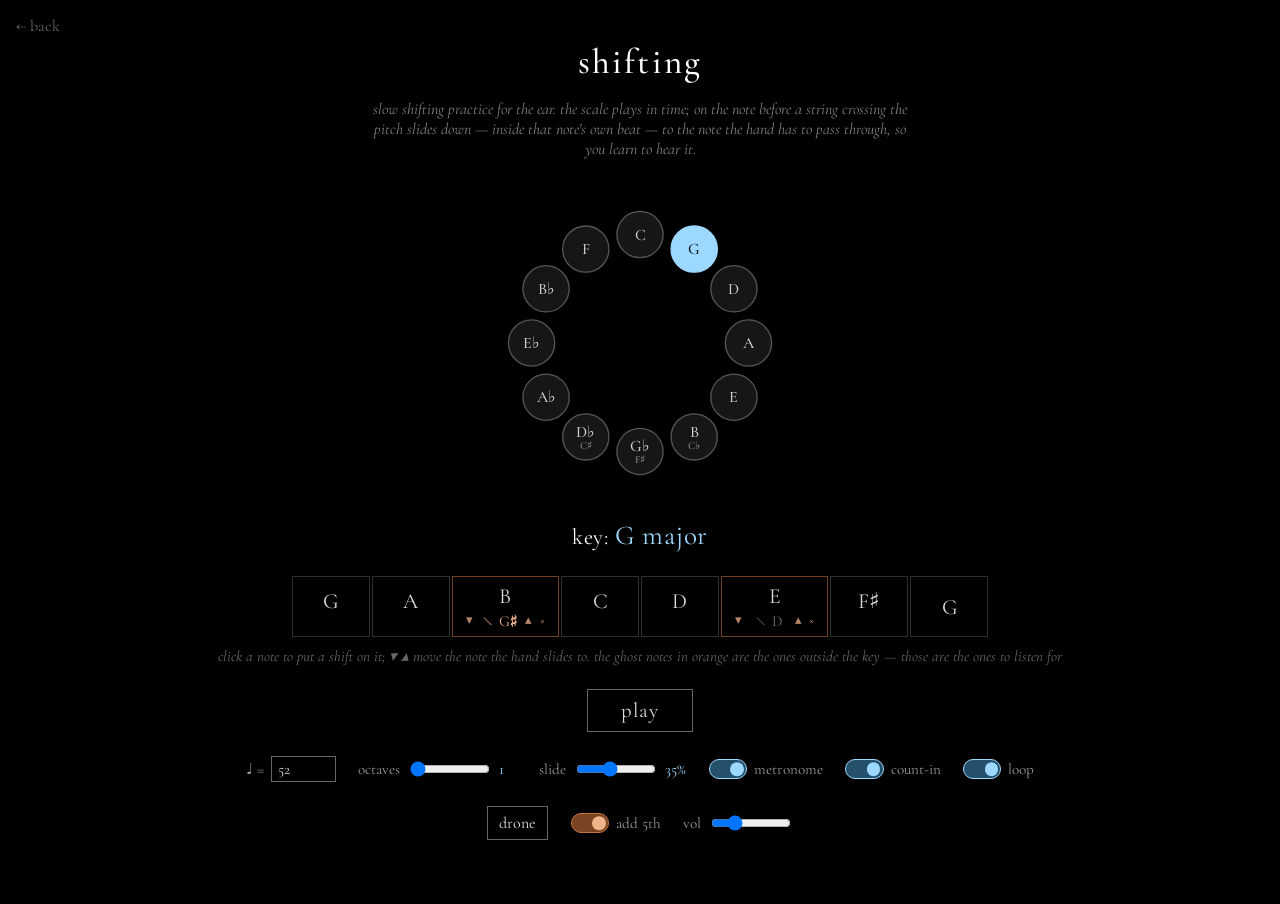
<file: shifting.html>
<!DOCTYPE html>
<html lang="en">
<head>
  <meta charset="UTF-8" />
  <meta name="viewport" content="width=device-width, initial-scale=1.0" />
  <title>shifting</title>
  <link rel="preconnect" href="https://fonts.googleapis.com">
  <link rel="preconnect" href="https://fonts.gstatic.com" crossorigin>
  <link href="https://fonts.googleapis.com/css2?family=Cormorant+Garamond:ital,wght@0,300;0,400;0,500;0,600;1,300;1,400&display=swap" rel="stylesheet">
  <style>
    body {
      margin: 0;
      background: #000;
      color: #fff;
      font-family: "Cormorant Garamond", serif;
      min-height: 100vh;
      display: flex;
      flex-direction: column;
      align-items: center;
      gap: 1.5rem;
      padding: 2.5rem 1rem 4rem;
      box-sizing: border-box;
    }
    a { color: #9cd8ff; }
    .back {
      position: fixed;
      top: 1rem;
      left: 1rem;
      font-size: 1rem;
      color: #666;
      text-decoration: none;
    }
    .back:hover { color: #d8d8ff; }

    h1 {
      margin: 0;
      font-size: 2.2rem;
      font-weight: 500;
      letter-spacing: 0.06em;
      text-transform: lowercase;
    }
    .hint {
      margin: -0.5rem 0 0;
      font-size: 1rem;
      color: rgba(255, 255, 255, 0.5);
      font-style: italic;
      text-align: center;
      max-width: 34rem;
    }

    /* --- circle of fifths (same look as the scales page) --- */
    #circle {
      width: min(320px, 88vw);
      height: auto;
    }
    .node circle {
      fill: #161616;
      stroke: #555;
      stroke-width: 1.5;
      transition: fill 0.15s, stroke 0.15s;
    }
    .node text {
      fill: #cfcfcf;
      font-size: 18px;
      font-weight: 500;
      pointer-events: none;
    }
    .node { cursor: pointer; }
    .node:hover circle { stroke: #9cd8ff; }
    .node:focus { outline: none; }
    .node:focus-visible circle { stroke: #9cd8ff; stroke-width: 2.5; }
    .node .alt { font-size: 12px; fill: rgba(255, 255, 255, 0.55); }
    .node.selected circle { fill: #9cd8ff; stroke: #9cd8ff; }
    .node.selected text { fill: #06121c; }

    .center {
      font-size: 1.4rem;
      letter-spacing: 0.04em;
      margin-top: -0.5rem;
    }
    .center #center-label { color: #9cd8ff; font-size: 1.7rem; }

    /* --- the scale strip: notes, shift pills, and the gaps you add them in --- */
    #strip {
      display: flex;
      flex-wrap: wrap;
      justify-content: center;
      align-items: stretch;
      gap: 0.15rem;
      width: min(58rem, 96vw);
      min-height: 3.2rem;
    }
    .note {
      display: inline-flex;
      flex-direction: column;
      align-items: center;
      justify-content: center;
      min-width: 2.6em;
      padding: 0.3em 0.45em;
      font-size: 1.35rem;
      border: 1px solid rgba(255, 255, 255, 0.18);
      color: #ddd;
      transition: background 0.1s, color 0.1s, border-color 0.1s;
    }
    .note.sounding { background: #9cd8ff; border-color: #9cd8ff; color: #06121c; }
    /* A note you can put a shift on. The mark is the gesture itself: a line
       falling away from the note, which is what the hand does. */
    .note.addable { cursor: pointer; }
    .note.addable::after {
      content: '⟍';
      font-size: 0.75rem;
      line-height: 1;
      color: transparent;
      transition: color 0.12s;
    }
    .note.addable:hover, .note.addable:focus-visible { border-color: rgba(240, 180, 138, 0.7); outline: none; }
    .note.addable:hover::after, .note.addable:focus-visible::after { color: rgba(240, 180, 138, 0.8); }

    /* The shift, drawn *inside* its note's chip — it happens inside that note's
       beat, so it doesn't get a box of its own. Orange, because the ear has to
       learn it as the one pitch in the pass that is outside the key. */
    .shift-row {
      display: inline-flex;
      align-items: center;
      gap: 0.05em;
      margin-top: 0.1em;
      color: #f0b48a;
    }
    .note.has-shift { border-color: rgba(200, 116, 60, 0.55); }
    .note.has-shift.sounding .shift-row { color: #7a4322; }
    .ghost-name {
      min-width: 2.9em;
      text-align: center;
      font-size: 0.95rem;
      white-space: nowrap;
      transition: color 0.1s;
    }
    .ghost-name.sounding { color: #ffb066; font-weight: 600; }
    .note.sounding .ghost-name.sounding { color: #4a2308; }
    /* A ghost that's already in the key — the dominant the hand passes through
       on the second shift — is a pitch the ear knows. Muted, so the one note
       that is genuinely outside the key is the one that catches the eye. */
    .ghost-name.in-key { color: rgba(255, 255, 255, 0.45); }
    .ghost-name.in-key.sounding { color: #e6e6e6; }
    .note.sounding .ghost-name.in-key { color: rgba(6, 18, 28, 0.55); }
    .note.sounding .ghost-name.in-key.sounding { color: #06121c; }
    .shift-row button {
      border: none;
      background: none;
      color: inherit;
      opacity: 0.75;
      font-family: inherit;
      font-size: 0.8rem;
      line-height: 1;
      padding: 0.2em 0.25em;
      cursor: pointer;
    }
    .shift-row button:hover { opacity: 1; color: #fff; }
    .note.sounding .shift-row button:hover { color: #000; }

    /* Shown only when the page's scripts didn't run. Without it a failed script
       fetch looks identical to a broken practice tool: the markup and styling
       render perfectly and nothing works, with no way to tell why from a
       phone. */
    #load-error {
      margin: 0;
      padding: 0.8rem 1rem;
      max-width: min(34rem, 92vw);
      border: 1px solid rgba(232, 122, 122, 0.5);
      color: #e8a0a0;
      font-size: 1rem;
      text-align: center;
      line-height: 1.5;
    }
    #load-error a { color: #ffb066; }
    #load-error .detail {
      display: block;
      margin-top: 0.4rem;
      font-size: 0.8rem;
      color: rgba(232, 160, 160, 0.7);
      font-family: ui-monospace, monospace;
      word-break: break-word;
    }

    .strip-note {
      font-size: 0.95rem;
      color: rgba(255, 255, 255, 0.4);
      font-style: italic;
      margin: -0.9rem 0 0;
      text-align: center;
    }

    /* --- controls --- */
    .controls, .drone {
      display: flex;
      flex-wrap: wrap;
      align-items: center;
      justify-content: center;
      gap: 0.7rem 1.4rem;
      font-size: 0.95rem;
      color: rgba(255, 255, 255, 0.6);
      max-width: min(58rem, 96vw);
    }
    .ctl { display: inline-flex; align-items: center; gap: 0.5em; }
    .ctl input[type="range"] { width: 6em; }
    .ctl-val { min-width: 2.5ch; color: #9cd8ff; }
    .ctl input[type="number"] {
      background: #000;
      border: 1px solid #666;
      color: #ddd;
      font-family: inherit;
      font-size: 0.95rem;
      padding: 0.2em 0.35em;
      width: 3.4em;
    }
    .ctl input[type="number"]:hover { border-color: #9cd8ff; }

    button {
      background: none;
      border: 1px solid #666;
      color: #ddd;
      font-family: inherit;
      font-size: 1rem;
      padding: 0.35em 0.7em;
      cursor: pointer;
    }
    button:hover { border-color: #9cd8ff; color: #fff; }
    #play {
      font-size: 1.3rem;
      padding: 0.4em 1.6em;
      letter-spacing: 0.05em;
    }
    #play.playing { border-color: #9cd8ff; color: #9cd8ff; background: rgba(156, 216, 255, 0.12); }
    #drone-btn.on { border-color: #c8743c; color: #f0b48a; }

    .switch {
      display: inline-flex;
      align-items: center;
      gap: 0.45em;
      cursor: pointer;
      user-select: none;
    }
    .switch input { position: absolute; opacity: 0; width: 0; height: 0; }
    .switch .track {
      width: 2.4em;
      height: 1.2em;
      border: 1px solid #666;
      border-radius: 1em;
      position: relative;
      transition: background 0.15s, border-color 0.15s;
    }
    .switch .thumb {
      position: absolute;
      top: 50%;
      left: 0.15em;
      width: 0.9em;
      height: 0.9em;
      transform: translateY(-50%);
      background: #ddd;
      border-radius: 50%;
      transition: left 0.15s, background 0.15s;
    }
    .switch input:checked + .track { background: #24506b; border-color: #9cd8ff; }
    .switch input:checked + .track .thumb { left: calc(100% - 1.05em); background: #9cd8ff; }
    .drone .switch input:checked + .track { background: #7a4322; border-color: #c8743c; }
    .drone .switch input:checked + .track .thumb { background: #f0b48a; }
    .drone-vol { display: inline-flex; align-items: center; gap: 0.5em; }
    .drone-vol input[type="range"] { width: 6em; }
  </style>
</head>
<body>
  <a class="back" href="index.html">← back</a>

  <h1>shifting</h1>
  <p class="hint">
    slow shifting practice for the ear. the scale plays in time; on the note
    before a string crossing the pitch slides down — inside that note's own beat
    — to the note the hand has to pass through, so you learn to hear it.
  </p>

  <p id="load-error" hidden>
    this page didn't finish loading — its scripts never ran.
    <a id="load-error-reload" href="">reload</a> to fetch a fresh copy.
    <span class="detail" id="load-error-detail"></span>
  </p>

  <svg id="circle" viewBox="0 0 360 360" aria-label="circle of fifths"></svg>

  <div class="center">key: <span id="center-label">—</span></div>

  <div id="strip"></div>
  <p class="strip-note">
    click a note to put a shift on it; ▾ ▴ move the note the hand slides to.
    the ghost notes in orange are the ones outside the key — those are the ones to listen for
  </p>

  <button id="play" type="button">play</button>

  <div class="controls">
    <label class="ctl">
      <span>♩ =</span>
      <input id="tempo" type="number" min="30" max="200" step="1" value="52">
    </label>
    <label class="ctl">
      octaves
      <input id="octaves" type="range" min="1" max="2" step="1" value="1">
      <span id="octaves-val" class="ctl-val">1</span>
    </label>
    <label class="ctl">
      slide
      <input id="slide" type="range" min="10" max="70" step="5" value="35">
      <span id="slide-val" class="ctl-val">35%</span>
    </label>
    <label class="switch">
      <input id="metronome" type="checkbox" checked>
      <span class="track"><span class="thumb"></span></span>
      metronome
    </label>
    <label class="switch">
      <input id="count-in" type="checkbox" checked>
      <span class="track"><span class="thumb"></span></span>
      count-in
    </label>
    <label class="switch">
      <input id="loop" type="checkbox" checked>
      <span class="track"><span class="thumb"></span></span>
      loop
    </label>
  </div>

  <div class="drone">
    <button id="drone-btn" type="button">drone</button>
    <label class="switch">
      <input id="drone-fifth" type="checkbox" checked>
      <span class="track"><span class="thumb"></span></span>
      add 5th
    </label>
    <label class="drone-vol">
      vol
      <input id="drone-volume" type="range" min="0" max="0.4" step="0.01" value="0.1">
    </label>
  </div>

  <script>
    // Watch the scripts below. A phone has no console, so a script that fails
    // to fetch (flaky connection, a stale or negative cache entry) leaves a
    // page that looks fine and does nothing, with no way to tell why. Listen in
    // the capture phase — resource load failures don't bubble — and report on
    // the page if shifting.js never reached its last line.
    window.__shiftingProblems = [];
    addEventListener('error', (e) => {
      const src = e.target && e.target.src;
      window.__shiftingProblems.push(src ? 'could not load ' + src.split('/').pop() : (e.message || 'script error'));
    }, true);
    addEventListener('load', () => {
      if (window.__shiftingReady) return;
      const box = document.getElementById('load-error');
      const detail = document.getElementById('load-error-detail');
      const again = document.getElementById('load-error-reload');
      // A unique query is the one reload a cache can't answer from its own copy.
      if (again) again.href = location.pathname + '?r=' + Date.now();
      if (detail) detail.textContent = window.__shiftingProblems.join('; ');
      if (box) box.hidden = false;
    });
  </script>

  <!-- Versioned so a cached script can never pair with newer markup. GitHub
       Pages serves both with the same short max-age, so a reload can pick up
       fresh HTML while reusing a stale script from cache — which is fatal the
       moment the two disagree about what controls exist. Bump ?v= whenever
       either file changes in a way the other depends on. -->
  <script src="audio.js?v=6"></script>
  <script src="shifting.js?v=5"></script>
</body>
</html>
</file>
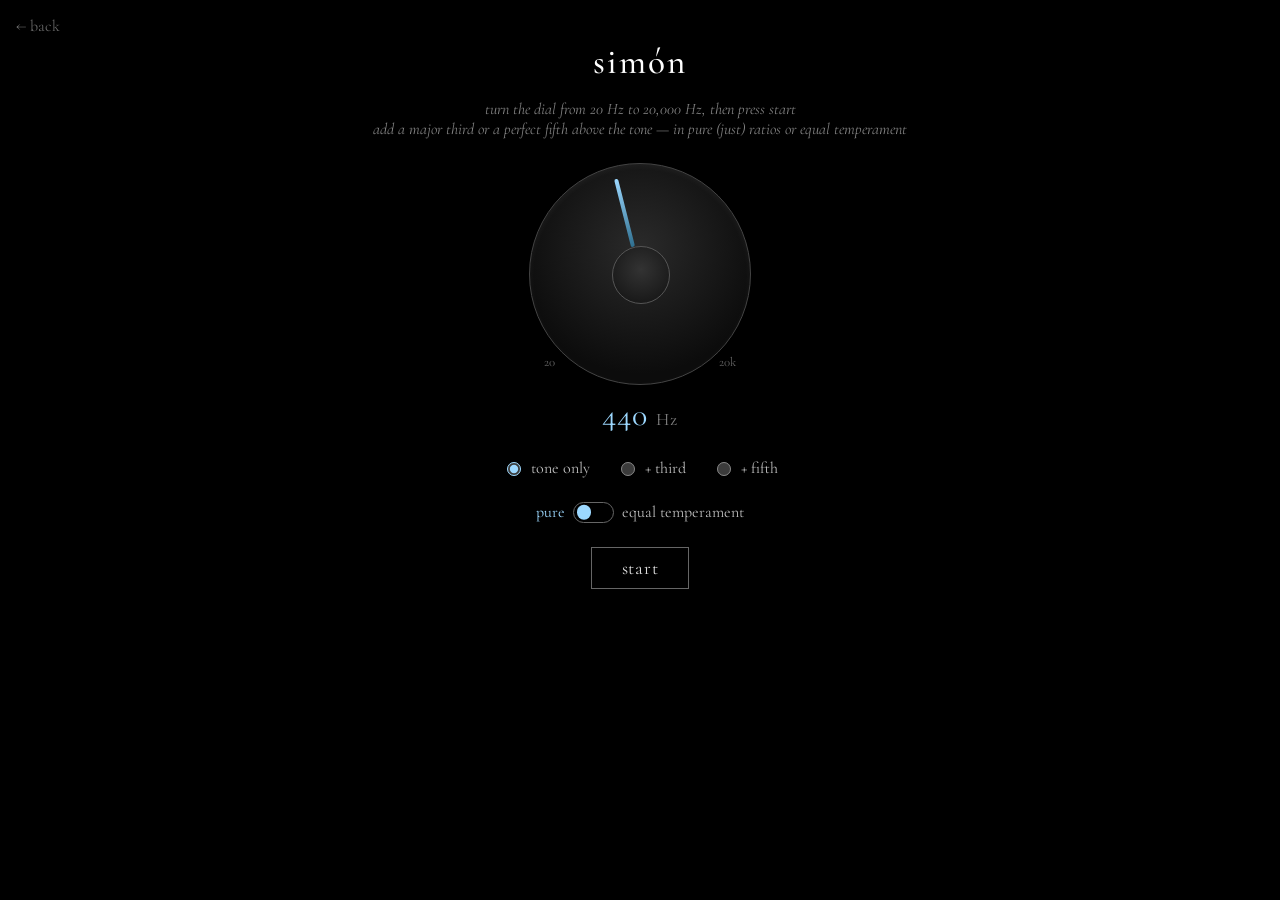
<file: simone.html>
<!DOCTYPE html>
<html lang="en">
<head>
  <meta charset="UTF-8" />
  <meta name="viewport" content="width=device-width, initial-scale=1.0" />
  <meta name="color-scheme" content="dark" />
  <title>simón</title>
  <link rel="preconnect" href="https://fonts.googleapis.com">
  <link rel="preconnect" href="https://fonts.gstatic.com" crossorigin>
  <link href="https://fonts.googleapis.com/css2?family=Cormorant+Garamond:ital,wght@0,300;0,400;0,500;0,600;1,300;1,400&display=swap" rel="stylesheet">
  <style>
    body {
      margin: 0;
      background: #000;
      color: #fff;
      font-family: "Cormorant Garamond", serif;
      min-height: 100vh;
      display: flex;
      flex-direction: column;
      align-items: center;
      gap: 1.5rem;
      padding: 2.5rem 1rem 4rem;
      box-sizing: border-box;
    }
    a { color: #9cd8ff; }
    .back {
      position: fixed;
      top: 1rem;
      left: 1rem;
      font-size: 1rem;
      color: #666;
      text-decoration: none;
    }
    .back:hover { color: #d8d8ff; }

    h1 {
      margin: 0;
      font-size: 2.2rem;
      font-weight: 500;
      letter-spacing: 0.06em;
      text-transform: lowercase;
    }
    .hint {
      margin: -0.5rem 0 0;
      font-size: 1rem;
      color: rgba(255, 255, 255, 0.5);
      font-style: italic;
      text-align: center;
    }

    /* Rotary dial */
    .dial-wrap {
      display: flex;
      flex-direction: column;
      align-items: center;
      gap: 0.6rem;
    }
    .dial {
      width: 220px;
      height: 220px;
      border-radius: 50%;
      background: radial-gradient(circle at 50% 38%, #2a2a2a, #0c0c0c 72%);
      border: 1px solid #444;
      position: relative;
      cursor: grab;
      touch-action: none;
      box-shadow: inset 0 2px 6px rgba(255,255,255,0.05),
                  0 6px 18px rgba(0,0,0,0.6);
    }
    .dial:active { cursor: grabbing; }
    .dial:focus-visible { outline: 2px solid #9cd8ff; outline-offset: 4px; }
    /* The rotating part holds the pointer so it turns with the value. */
    .dial .rotor {
      position: absolute;
      inset: 0;
      transform: rotate(0deg);
    }
    .dial .pointer {
      position: absolute;
      top: 12px;
      left: 50%;
      width: 4px;
      height: 70px;
      margin-left: -2px;
      border-radius: 2px;
      background: linear-gradient(#9cd8ff, #2f6f8f);
    }
    .dial .hub {
      position: absolute;
      top: 50%;
      left: 50%;
      width: 56px;
      height: 56px;
      margin: -28px 0 0 -28px;
      border-radius: 50%;
      background: radial-gradient(circle at 50% 40%, #333, #111);
      border: 1px solid #555;
    }
    /* tick marks at the two ends of the 270° sweep */
    .dial .tick {
      position: absolute;
      font-size: 0.8rem;
      color: rgba(255,255,255,0.4);
    }
    .dial .tick.lo { bottom: 14px; left: 14px; }
    .dial .tick.hi { bottom: 14px; right: 14px; }

    .readout {
      font-size: 2rem;
      letter-spacing: 0.03em;
      color: #9cd8ff;
      min-width: 7ch;
      text-align: center;
    }
    .readout small { font-size: 1.1rem; color: rgba(255,255,255,0.5); }

    .controls {
      display: flex;
      flex-wrap: wrap;
      align-items: center;
      justify-content: center;
      gap: 0.7rem 1.6rem;
      font-size: 1rem;
      color: rgba(255, 255, 255, 0.75);
    }
    .radio {
      display: inline-flex;
      align-items: center;
      gap: 0.45em;
      cursor: pointer;
      user-select: none;
    }
    .radio input { accent-color: #9cd8ff; width: 1.05em; height: 1.05em; }

    /* tuning toggle: pure (just) ⇄ equal temperament */
    .switch {
      display: inline-flex;
      align-items: center;
      gap: 0.5em;
      cursor: pointer;
      user-select: none;
    }
    .switch input { position: absolute; opacity: 0; width: 0; height: 0; }
    .switch .opt { transition: color 0.15s; }
    .switch .opt.active { color: #9cd8ff; }
    .switch .track {
      width: 2.4em;
      height: 1.2em;
      border: 1px solid #666;
      border-radius: 1em;
      position: relative;
      transition: border-color 0.15s;
    }
    .switch .thumb {
      position: absolute;
      top: 50%;
      left: 0.15em;
      width: 0.9em;
      height: 0.9em;
      transform: translateY(-50%);
      background: #9cd8ff;
      border-radius: 50%;
      transition: left 0.15s;
    }
    .switch input:checked + .track .thumb { left: calc(100% - 1.05em); }
    .switch:hover .track { border-color: #9cd8ff; }

    button {
      background: none;
      border: 1px solid #666;
      color: #ddd;
      font-family: inherit;
      font-size: 1.15rem;
      letter-spacing: 0.04em;
      padding: 0.5em 1.6em;
      cursor: pointer;
      text-transform: lowercase;
    }
    button:hover { border-color: #9cd8ff; color: #fff; }
    button.on { background: #2f6f8f; border-color: #9cd8ff; color: #fff; }
  </style>
</head>
<body>
  <a class="back" href="index.html">← back</a>

  <h1>simón</h1>
  <p class="hint">turn the dial from 20 Hz to 20,000 Hz, then press start<br>add a major third or a perfect fifth above the tone &mdash; in pure (just) ratios or equal temperament</p>

  <div class="dial-wrap">
    <div class="dial" id="dial" role="slider" tabindex="0"
         aria-label="frequency" aria-valuemin="20" aria-valuemax="20000" aria-valuenow="440">
      <div class="rotor" id="rotor">
        <div class="pointer"></div>
      </div>
      <div class="hub"></div>
      <span class="tick lo">20</span>
      <span class="tick hi">20k</span>
    </div>
    <div class="readout" id="readout">440 <small>Hz</small></div>
  </div>

  <div class="controls">
    <label class="radio">
      <input type="radio" name="harmony" value="none" checked> tone only
    </label>
    <label class="radio">
      <input type="radio" name="harmony" value="third"> + third
    </label>
    <label class="radio">
      <input type="radio" name="harmony" value="fifth"> + fifth
    </label>
  </div>

  <div class="controls">
    <label class="switch" title="how the third/fifth are tuned above the tone">
      <span class="opt active" id="opt-pure">pure</span>
      <input id="temperament" type="checkbox">
      <span class="track"><span class="thumb"></span></span>
      <span class="opt" id="opt-equal">equal temperament</span>
    </label>
  </div>

  <button id="toggle" type="button">start</button>

  <script>
    // ---- frequency <-> dial geometry ----------------------------------------
    // The dial sweeps 270°: pointer angle runs from -135° (lower-left, 20 Hz)
    // clockwise to +135° (lower-right, 20 kHz). Frequency is logarithmic so each
    // octave gets equal travel.
    const F_MIN = 20, F_MAX = 20000;
    const SWEEP = 135; // degrees either side of straight-up
    const LOG_MIN = Math.log(F_MIN), LOG_RANGE = Math.log(F_MAX) - LOG_MIN;

    const dial = document.getElementById('dial');
    const rotor = document.getElementById('rotor');
    const readout = document.getElementById('readout');
    const toggle = document.getElementById('toggle');

    let freq = 440;

    function tFromFreq(f) { return (Math.log(f) - LOG_MIN) / LOG_RANGE; }
    function freqFromT(t) { return Math.exp(LOG_MIN + t * LOG_RANGE); }

    function render() {
      const t = tFromFreq(freq);
      rotor.style.transform = 'rotate(' + (-SWEEP + t * 2 * SWEEP) + 'deg)';
      const shown = freq >= 1000
        ? (freq / 1000).toFixed(freq >= 10000 ? 1 : 2) + ' <small>kHz</small>'
        : Math.round(freq) + ' <small>Hz</small>';
      readout.innerHTML = shown;
      dial.setAttribute('aria-valuenow', Math.round(freq));
      updateTone();
    }

    function setFreq(f) {
      freq = Math.min(F_MAX, Math.max(F_MIN, f));
      render();
    }
    function setT(t) { setFreq(freqFromT(Math.min(1, Math.max(0, t)))); }

    // ---- dial interaction ----------------------------------------------------
    function angleFromEvent(e) {
      const r = dial.getBoundingClientRect();
      const dx = e.clientX - (r.left + r.width / 2);
      const dy = e.clientY - (r.top + r.height / 2);
      // 0° = straight up, clockwise positive
      let a = Math.atan2(dx, -dy) * 180 / Math.PI;
      return Math.max(-SWEEP, Math.min(SWEEP, a));
    }
    function pointerMove(e) {
      const a = angleFromEvent(e);
      setT((a + SWEEP) / (2 * SWEEP));
    }
    dial.addEventListener('pointerdown', (e) => {
      dial.setPointerCapture(e.pointerId);
      pointerMove(e);
      dial.addEventListener('pointermove', pointerMove);
    });
    dial.addEventListener('pointerup', (e) => {
      dial.releasePointerCapture(e.pointerId);
      dial.removeEventListener('pointermove', pointerMove);
    });
    // keyboard: arrows nudge, page keys jump an octave
    dial.addEventListener('keydown', (e) => {
      const step = 1 / 240; // ~1/4 of an octave-ish fine step
      if (e.key === 'ArrowRight' || e.key === 'ArrowUp') { setT(tFromFreq(freq) + step); e.preventDefault(); }
      else if (e.key === 'ArrowLeft' || e.key === 'ArrowDown') { setT(tFromFreq(freq) - step); e.preventDefault(); }
      else if (e.key === 'PageUp') { setFreq(freq * 2); e.preventDefault(); }
      else if (e.key === 'PageDown') { setFreq(freq / 2); e.preventDefault(); }
    });
    // scroll wheel for fine tuning
    dial.addEventListener('wheel', (e) => {
      e.preventDefault();
      setT(tFromFreq(freq) + (e.deltaY < 0 ? 1 : -1) / 240);
    }, { passive: false });

    // ---- audio ---------------------------------------------------------------
    // A root oscillator, optionally joined by an interval a major third or
    // perfect fifth above it. The interval ratio depends on the tuning toggle:
    //   pure (just intonation): 5/4 and 3/2 — beat-free, whole-number ratios
    //   equal temperament:      2^(4/12) and 2^(7/12) — the piano's compromise
    const RATIOS = {
      pure:  { third: 5 / 4,              fifth: 3 / 2 },
      equal: { third: Math.pow(2, 4 / 12), fifth: Math.pow(2, 7 / 12) },
    };
    const temperament = document.getElementById('temperament');
    const optPure = document.getElementById('opt-pure');
    const optEqual = document.getElementById('opt-equal');

    let ctx = null, root = null, harm = null, master = null;
    let playing = false;

    function harmonyMode() {
      return document.querySelector('input[name="harmony"]:checked').value;
    }
    function tuning() { return temperament.checked ? 'equal' : 'pure'; }
    function ratioFor(mode) { return RATIOS[tuning()][mode]; }

    function start() {
      if (!ctx) ctx = new (window.AudioContext || window.webkitAudioContext)();
      if (ctx.state === 'suspended') ctx.resume();
      master = ctx.createGain();
      master.gain.value = 0;
      master.connect(ctx.destination);

      root = ctx.createOscillator();
      root.type = 'sine';
      root.frequency.value = freq;
      root.connect(master);
      root.start();

      const mode = harmonyMode();
      if (mode !== 'none') addHarmonic(mode);

      // gentle fade-in to avoid a click
      const now = ctx.currentTime;
      master.gain.setValueAtTime(0, now);
      master.gain.linearRampToValueAtTime(0.18, now + 0.02);

      playing = true;
      toggle.textContent = 'stop';
      toggle.classList.add('on');
    }

    function addHarmonic(mode) {
      harm = ctx.createOscillator();
      harm.type = 'sine';
      harm.frequency.value = freq * ratioFor(mode);
      harm.connect(master);
      harm.start();
    }
    function removeHarmonic() {
      if (harm) { harm.stop(); harm.disconnect(); harm = null; }
    }

    function stop() {
      if (!playing) return;
      const g = master, r = root, h = harm;
      const now = ctx.currentTime;
      g.gain.cancelScheduledValues(now);
      g.gain.setValueAtTime(g.gain.value, now);
      g.gain.linearRampToValueAtTime(0, now + 0.03);
      setTimeout(() => {
        if (r) { r.stop(); r.disconnect(); }
        if (h) { h.stop(); h.disconnect(); }
        g.disconnect();
      }, 60);
      root = harm = master = null;
      playing = false;
      toggle.textContent = 'start';
      toggle.classList.remove('on');
    }

    // keep a live tone in sync with the dial and radio buttons
    function updateTone() {
      if (!playing) return;
      const now = ctx.currentTime;
      root.frequency.setTargetAtTime(freq, now, 0.01);
      if (harm) harm.frequency.setTargetAtTime(freq * ratioFor(harmonyMode()), now, 0.01);
    }

    toggle.addEventListener('click', () => playing ? stop() : start());

    document.querySelectorAll('input[name="harmony"]').forEach((el) => {
      el.addEventListener('change', () => {
        if (!playing) return;
        const mode = harmonyMode();
        removeHarmonic();
        if (mode !== 'none') {
          addHarmonic(mode);
          // match the master's running level (no re-fade needed)
        }
      });
    });

    // tuning toggle: highlight the active side and retune a live harmonic
    temperament.addEventListener('change', () => {
      const equal = temperament.checked;
      optPure.classList.toggle('active', !equal);
      optEqual.classList.toggle('active', equal);
      updateTone();
    });

    render();
  </script>
</body>
</html>
</file>
